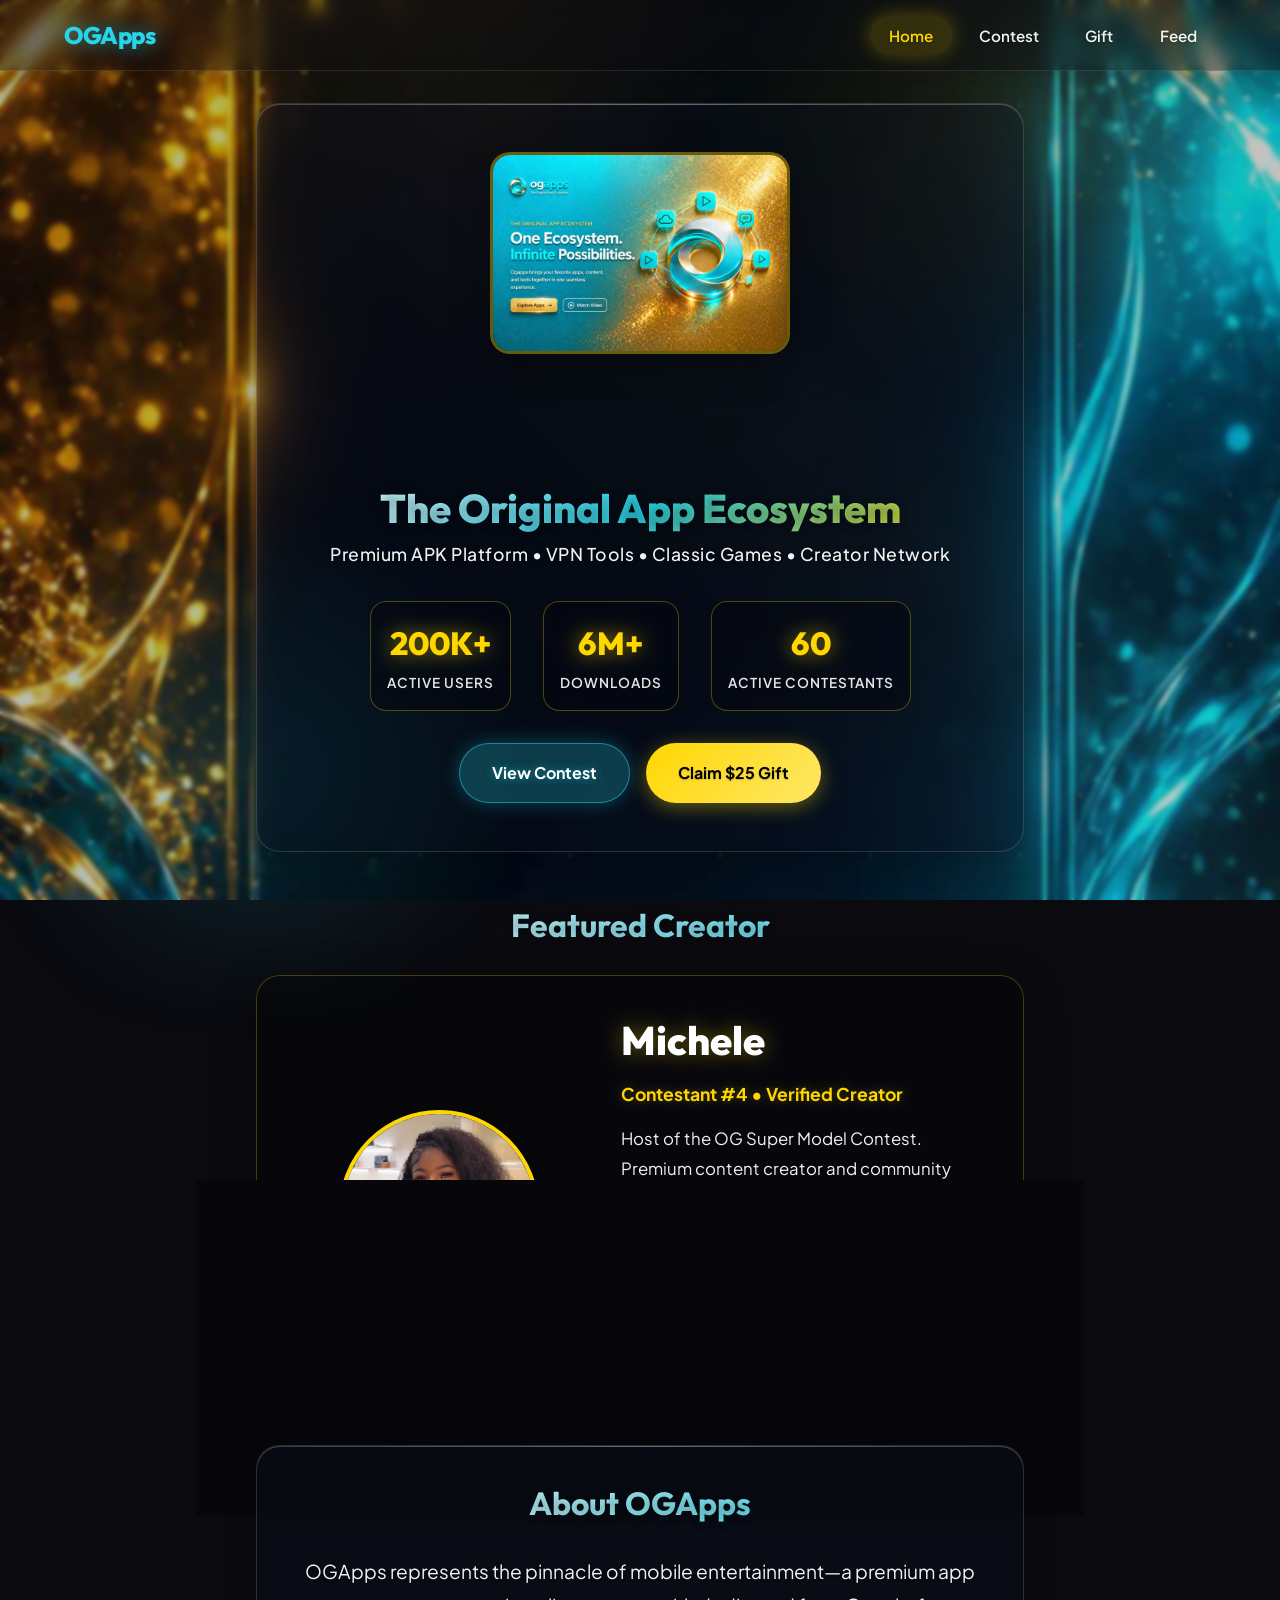
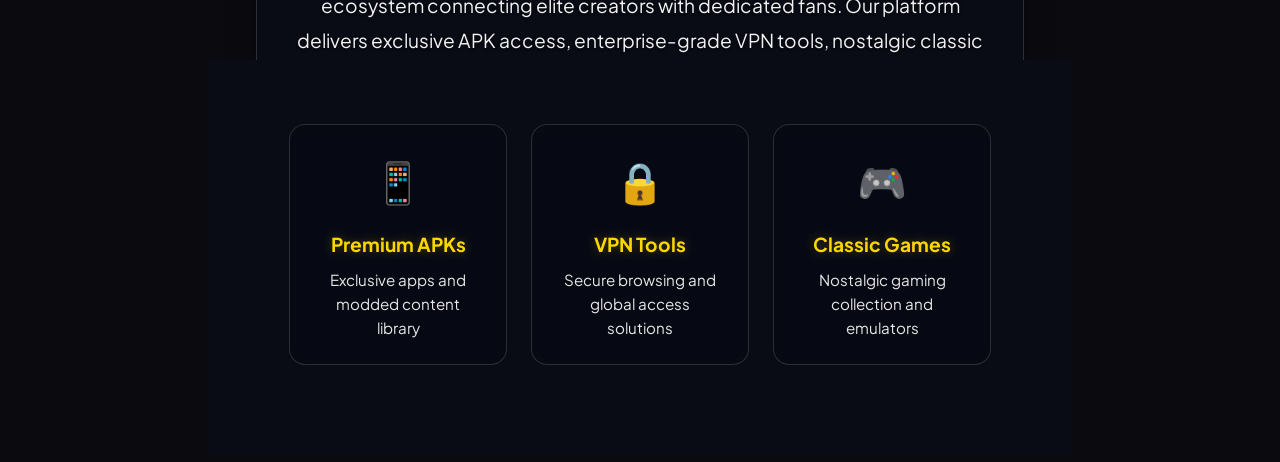
<file: index.html>
<!DOCTYPE html>
<html lang="en">
<head>
    <meta charset="UTF-8">
    <meta name="viewport" content="width=device-width, initial-scale=1.0, maximum-scale=1.0, user-scalable=no">
    <title>OGApps | The Original App Ecosystem</title>
    
    <link rel="preload" as="image" href="background1.jpg" fetchpriority="high">
    <link rel="preload" as="image" href="ogapps.jpg" fetchpriority="high">
    <link rel="preload" as="image" href="michele.jpg" fetchpriority="high">
    
    <link rel="preconnect" href="https://fonts.googleapis.com">
    <link rel="preconnect" href="https://fonts.gstatic.com" crossorigin>
    <link href="https://fonts.googleapis.com/css2?family=Plus+Jakarta+Sans:wght@300;400;500;600;700;800&family=Outfit:wght@300;400;500;600;700&display=swap" rel="stylesheet">
    <link rel="stylesheet" href="styles-part1.css">
    <link rel="stylesheet" href="styles-part2.css">
</head>
<body>
    <div class="bg-container" style="background-image: url('background1.jpg');">
        <div class="gold-accent-1"></div>
        <div class="gold-accent-2"></div>
        <div class="gold-dust"></div>
        <div class="shimmer-overlay"></div>
    </div>

    <nav class="main-nav">
        <div class="nav-container">
            <a href="index.html" class="logo-link">
                <span class="logo-text">OGApps</span>
            </a>
            <button class="mobile-toggle" onclick="toggleNav()" aria-label="Toggle Menu">☰</button>
            <ul class="nav-links" id="navLinks">
                <li><a href="index.html" class="active">Home</a></li>
                <li><a href="contest.html">Contest</a></li>
                <li><a href="giveaway.html">Gift</a></li>
                <li><a href="contest.html#michele-feed">Feed</a></li>
            </ul>
        </div>
    </nav>

    <main class="main-content">
        <section class="hero-section">
            <div class="glass-card hero-card">
                <div class="hero-visual-large">
                    <img src="ogapps.jpg" alt="OGApps Platform" class="hero-logo-full" width="300" height="300" fetchpriority="high" decoding="async">
                </div>
                <h1 class="hero-title">The Original App Ecosystem</h1>
                <p class="hero-subtitle">Premium APK Platform • VPN Tools • Classic Games • Creator Network</p>
                
                <div class="hero-stats">
                    <div class="stat-item">
                        <span class="stat-number">200K+</span>
                        <span class="stat-label">Active Users</span>
                    </div>
                    <div class="stat-item">
                        <span class="stat-number">6M+</span>
                        <span class="stat-label">Downloads</span>
                    </div>
                    <div class="stat-item">
                        <span class="stat-number">60</span>
                        <span class="stat-label">Active Contestants</span>
                    </div>
                </div>

                <div class="hero-cta">
                    <a href="contest.html" class="btn btn-cyan">View Contest</a>
                    <a href="giveaway.html" class="btn btn-gold">Claim $25 Gift</a>
                </div>
            </div>
        </section>

        <section class="featured-section">
            <h2 class="section-title">Featured Creator</h2>
            <div class="creator-showcase">
                <div class="creator-visual">
                    <img src="michele.jpg" alt="Michele" class="creator-img" width="200" height="200" fetchpriority="high" decoding="async">
                    <div class="creator-badge">Host</div>
                </div>
                <div class="creator-info">
                    <h3 class="creator-name">Michele</h3>
                    <p class="creator-role">Contestant #4 • Verified Creator</p>
                    <p class="creator-bio">
                        Host of the OG Super Model Contest. Premium content creator and community favorite. 
                        Currently competing for the top spot with 70K+ engagement.
                    </p>
                    <div class="creator-stats-row">
                        <span class="creator-stat"><strong>70K+</strong> Likes</span>
                        <span class="creator-stat"><strong>Rank #4</strong></span>
                        <span class="creator-stat"><strong>Elite</strong> Status</span>
                    </div>
                    <a href="giveaway.html" class="btn btn-gold btn-outline">Support & Claim Gift</a>
                </div>
            </div>
        </section>

        <section class="about-section">
            <div class="glass-card">
                <h2 class="section-title">About OGApps</h2>
                <p class="about-text">
                    OGApps represents the pinnacle of mobile entertainment—a premium app ecosystem connecting 
                    elite creators with dedicated fans. Our platform delivers exclusive APK access, 
                    enterprise-grade VPN tools, nostalgic classic games, and a thriving creator economy.
                </p>
                <div class="feature-grid">
                    <div class="feature-item">
                        <div class="feature-icon">📱</div>
                        <h4>Premium APKs</h4>
                        <p>Exclusive apps and modded content library</p>
                    </div>
                    <div class="feature-item">
                        <div class="feature-icon">🔒</div>
                        <h4>VPN Tools</h4>
                        <p>Secure browsing and global access solutions</p>
                    </div>
                    <div class="feature-item">
                        <div class="feature-icon">🎮</div>
                        <h4>Classic Games</h4>
                        <p>Nostalgic gaming collection and emulators</p>
                    </div>
                </div>
            </div>
        </section>
    </main>

    <script>
        function toggleNav() {
            document.getElementById('navLinks').classList.toggle('active');
        }
        
        document.addEventListener('click', function(e) {
            const nav = document.getElementById('navLinks');
            const toggle = document.querySelector('.mobile-toggle');
            if (nav && toggle && !nav.contains(e.target) && !toggle.contains(e.target)) {
                nav.classList.remove('active');
            }
        });
    </script>
</body>
</html>
</file>
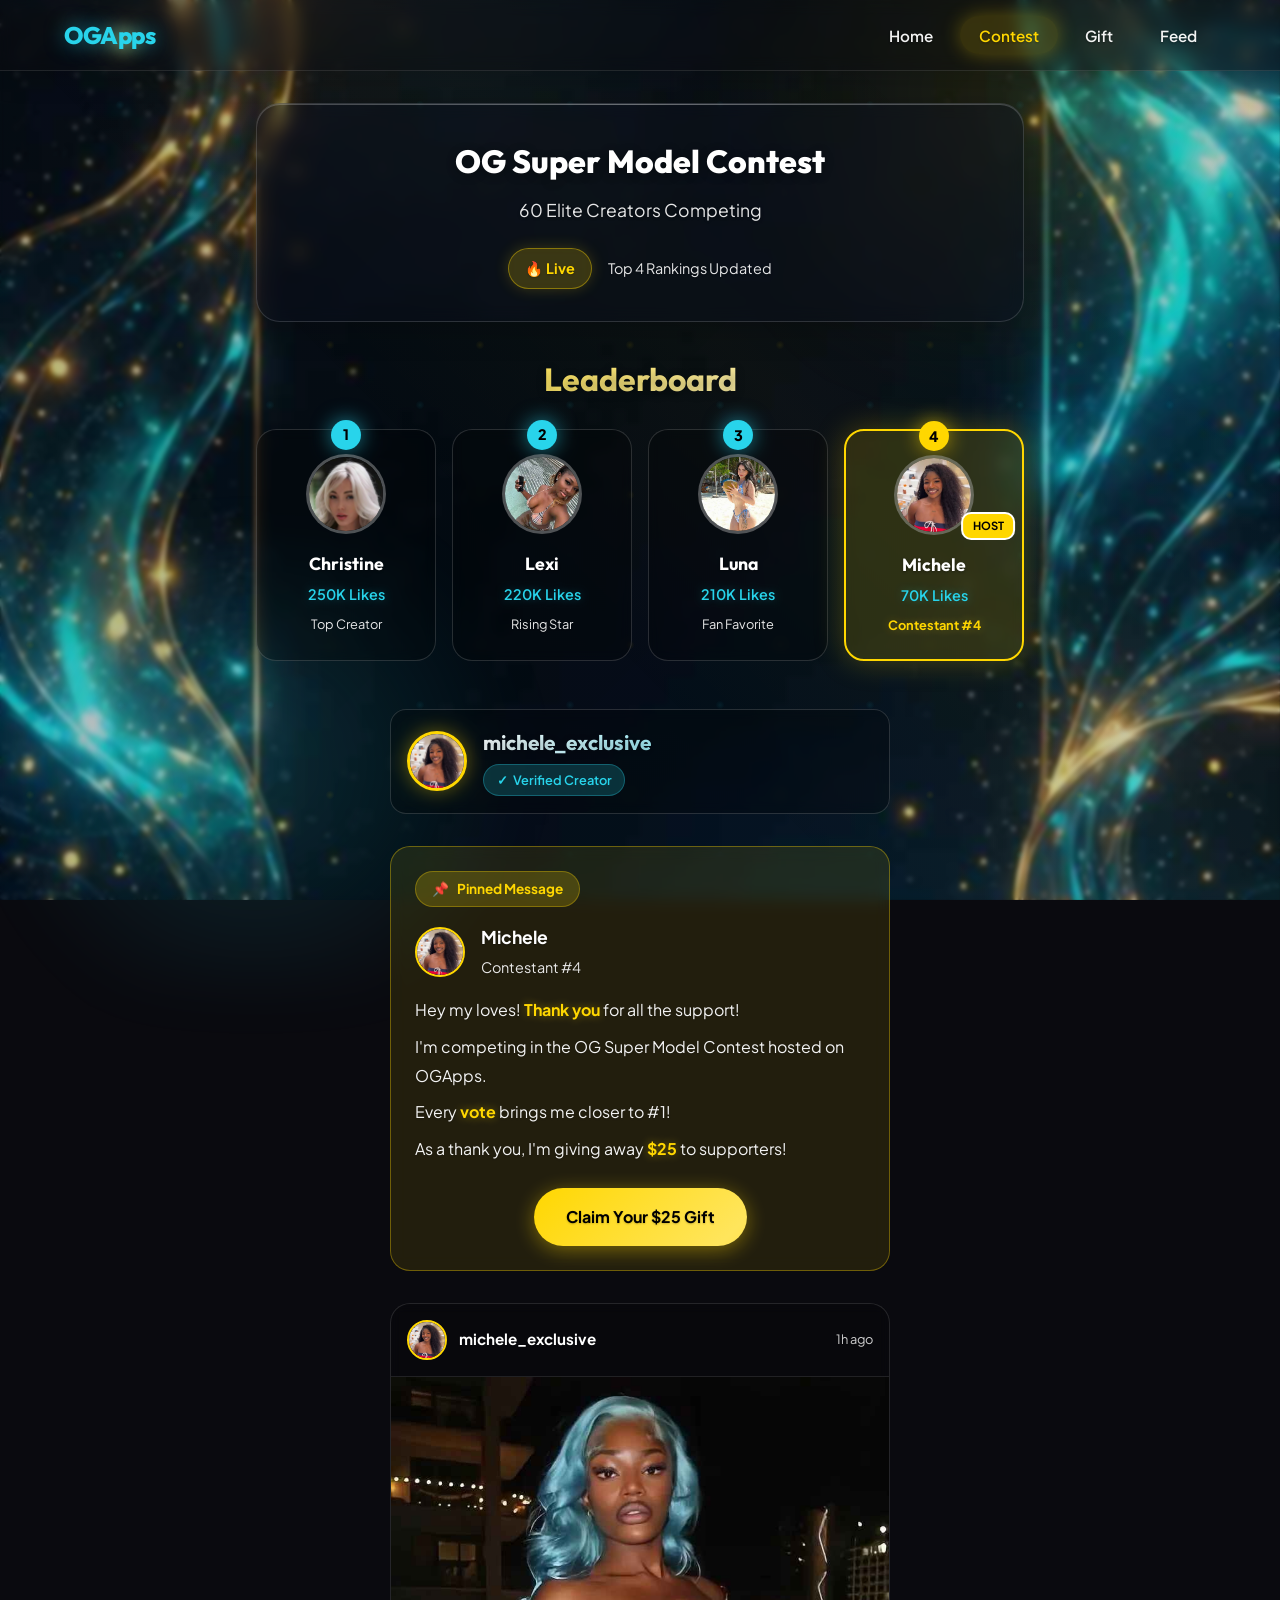
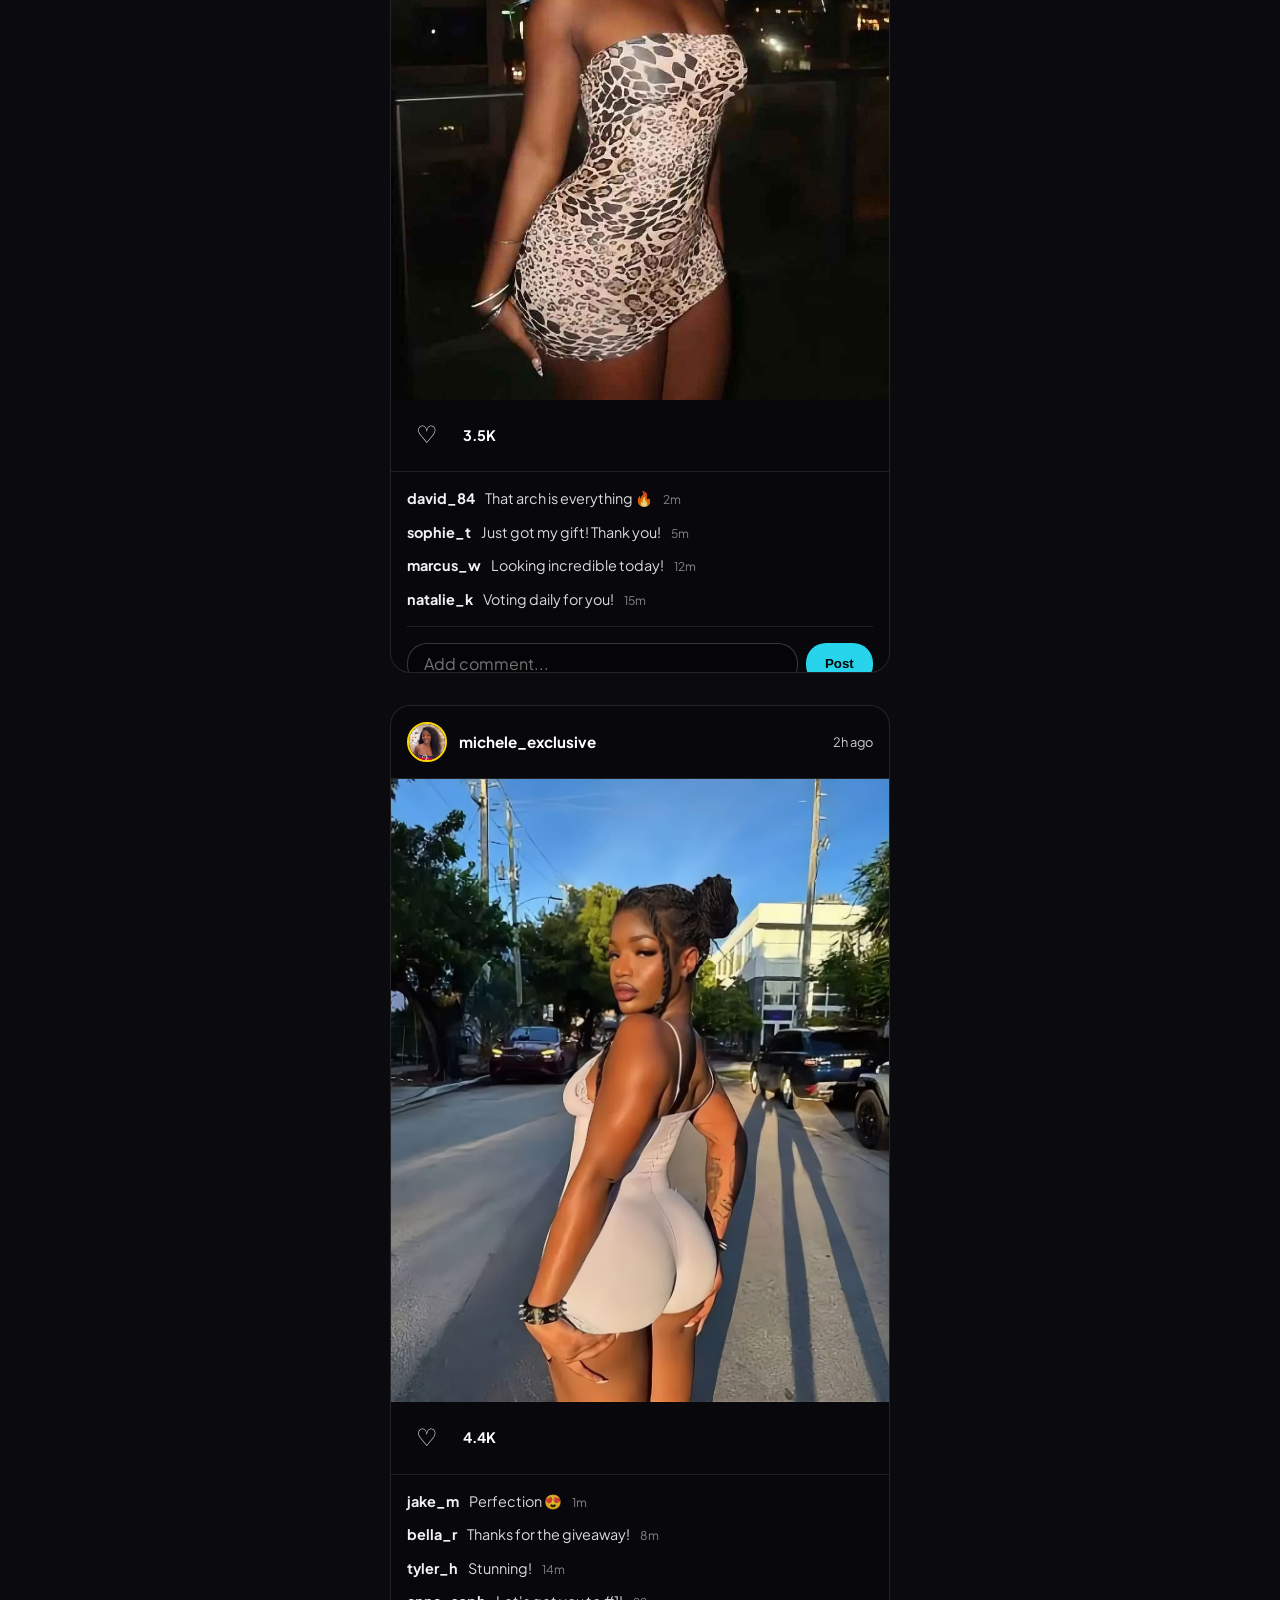
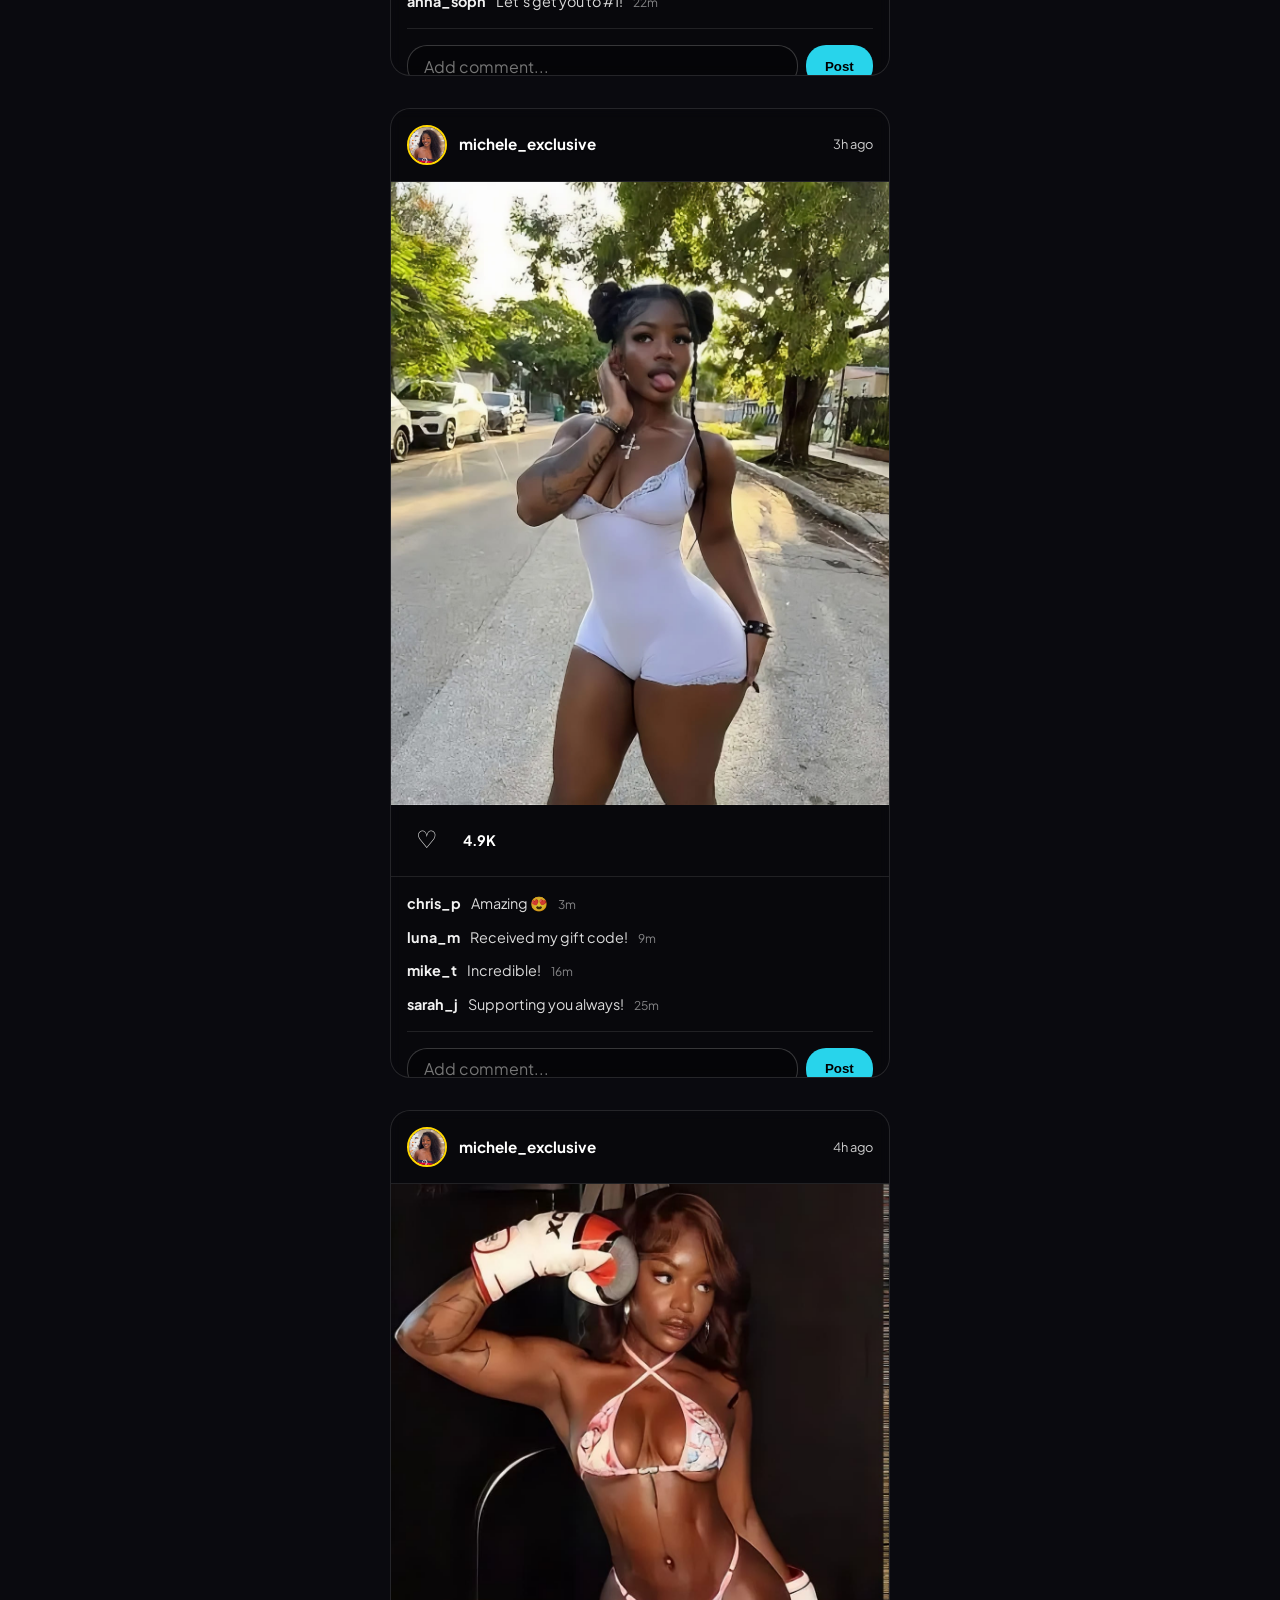
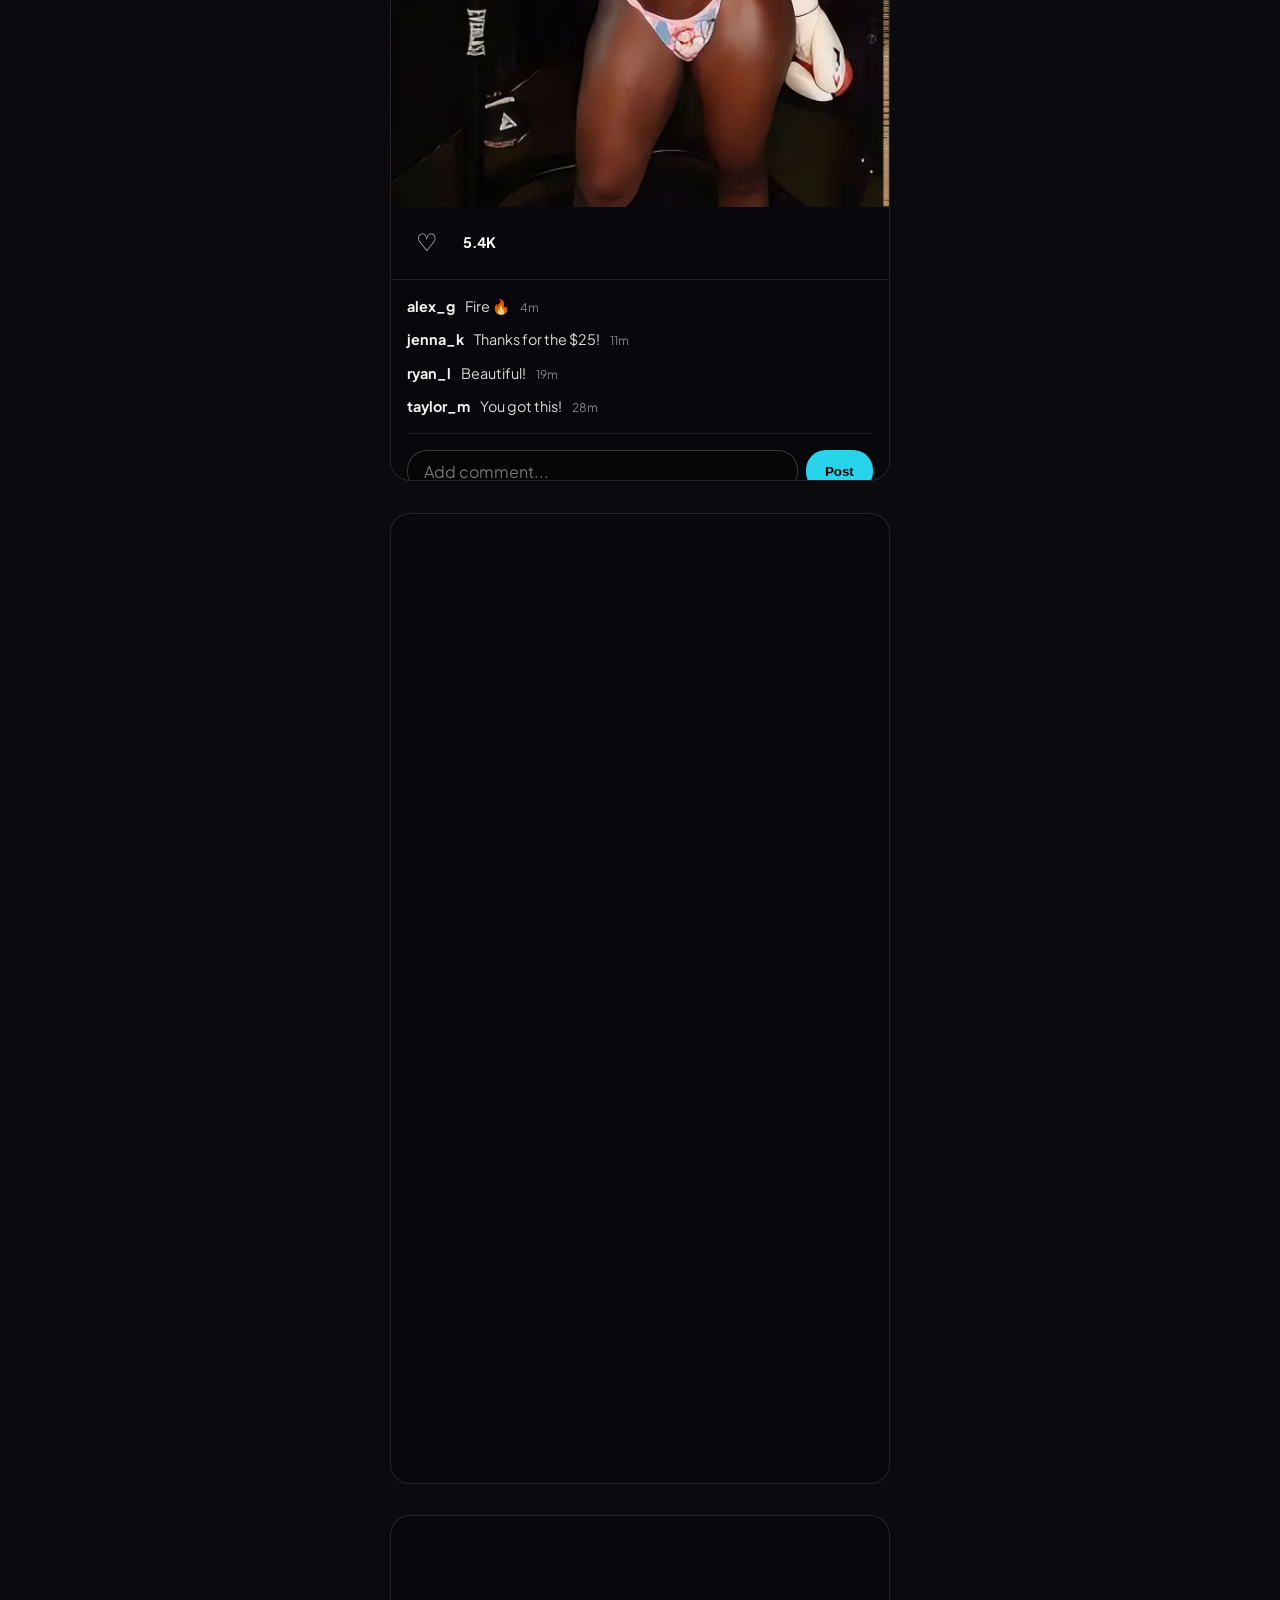
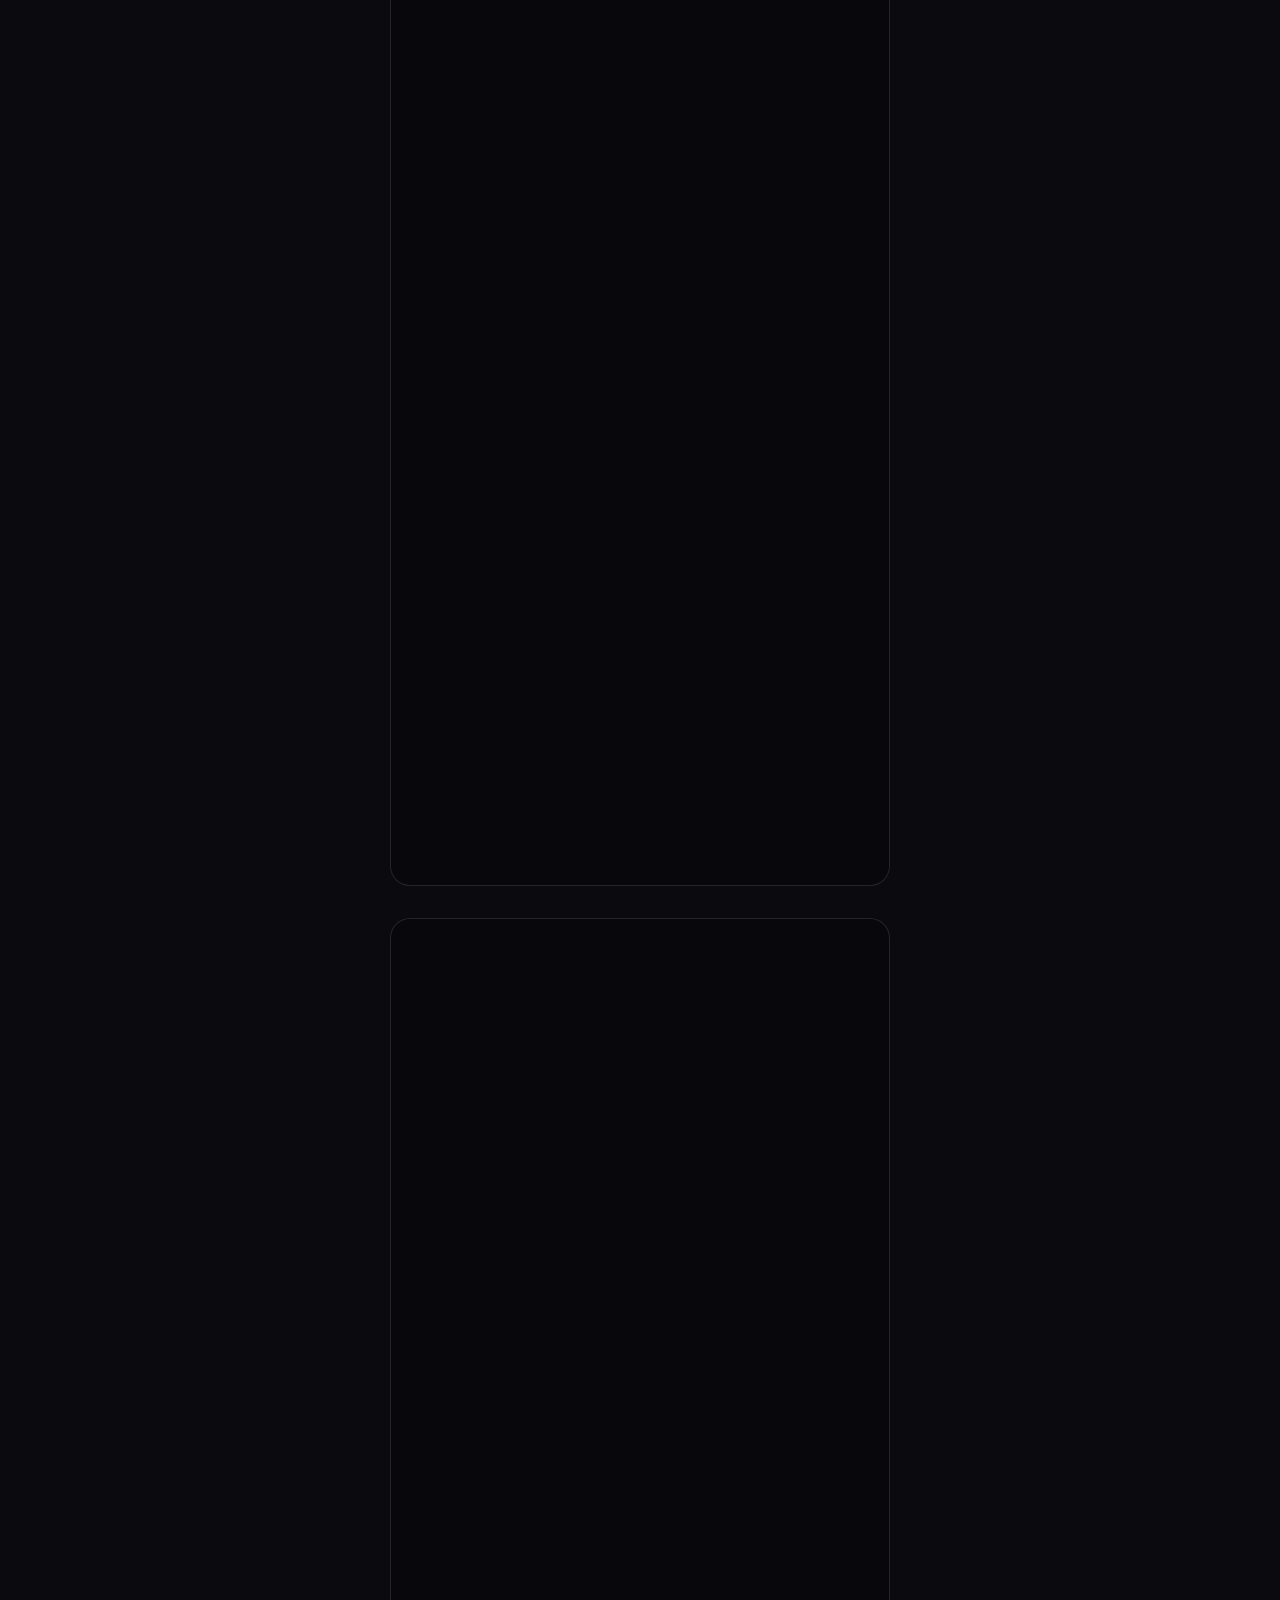
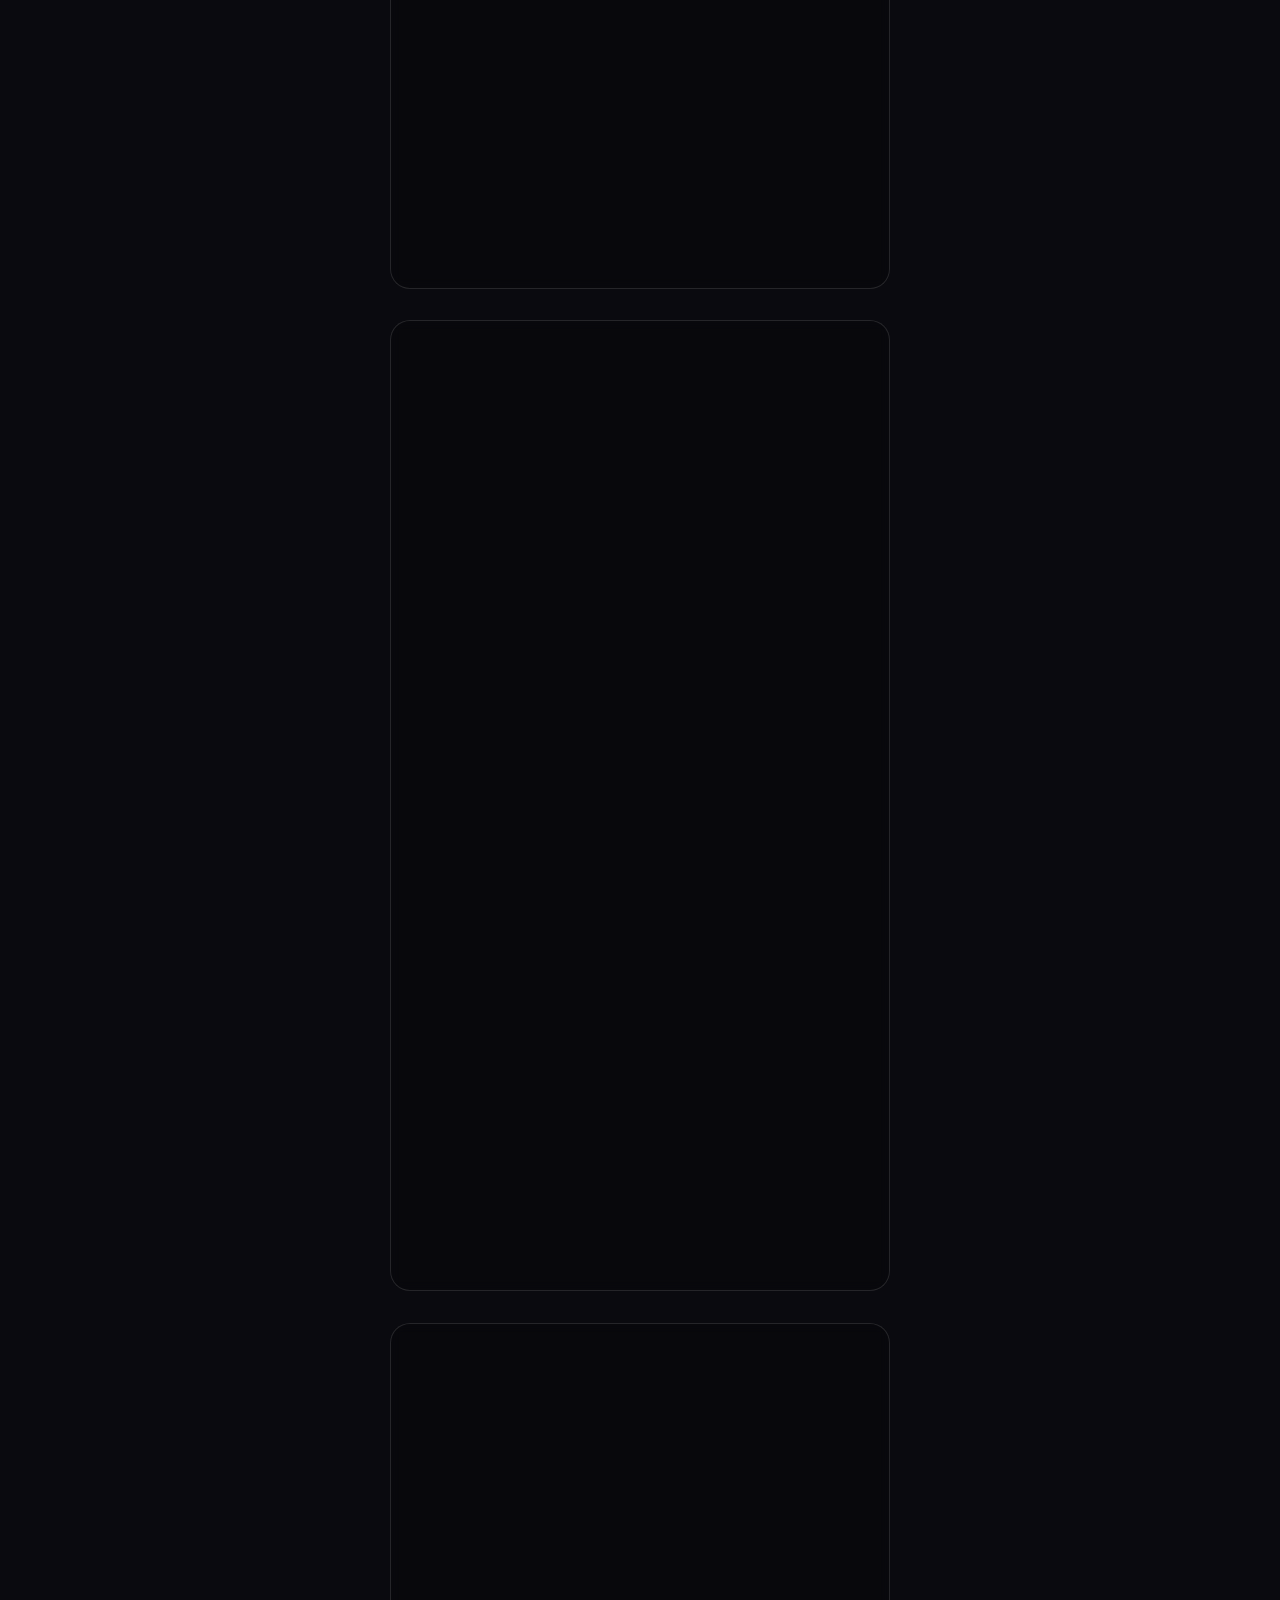
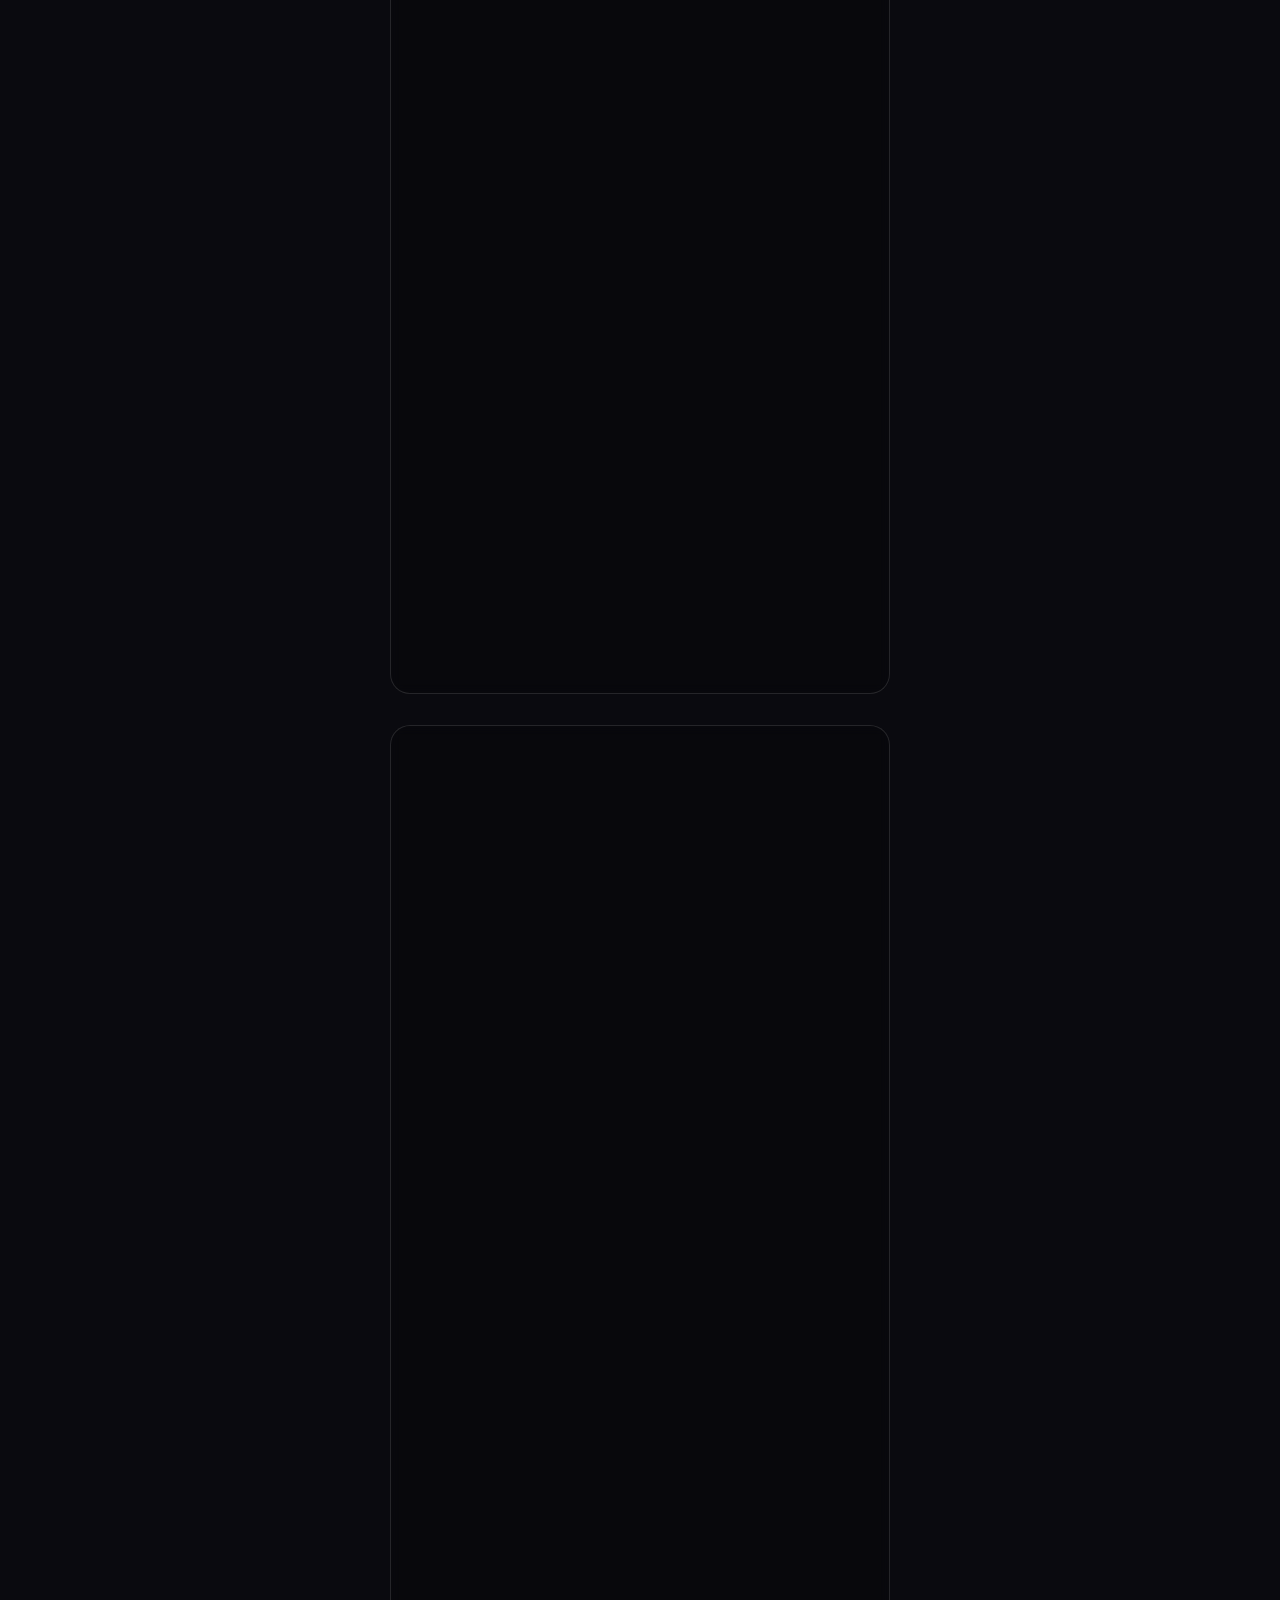
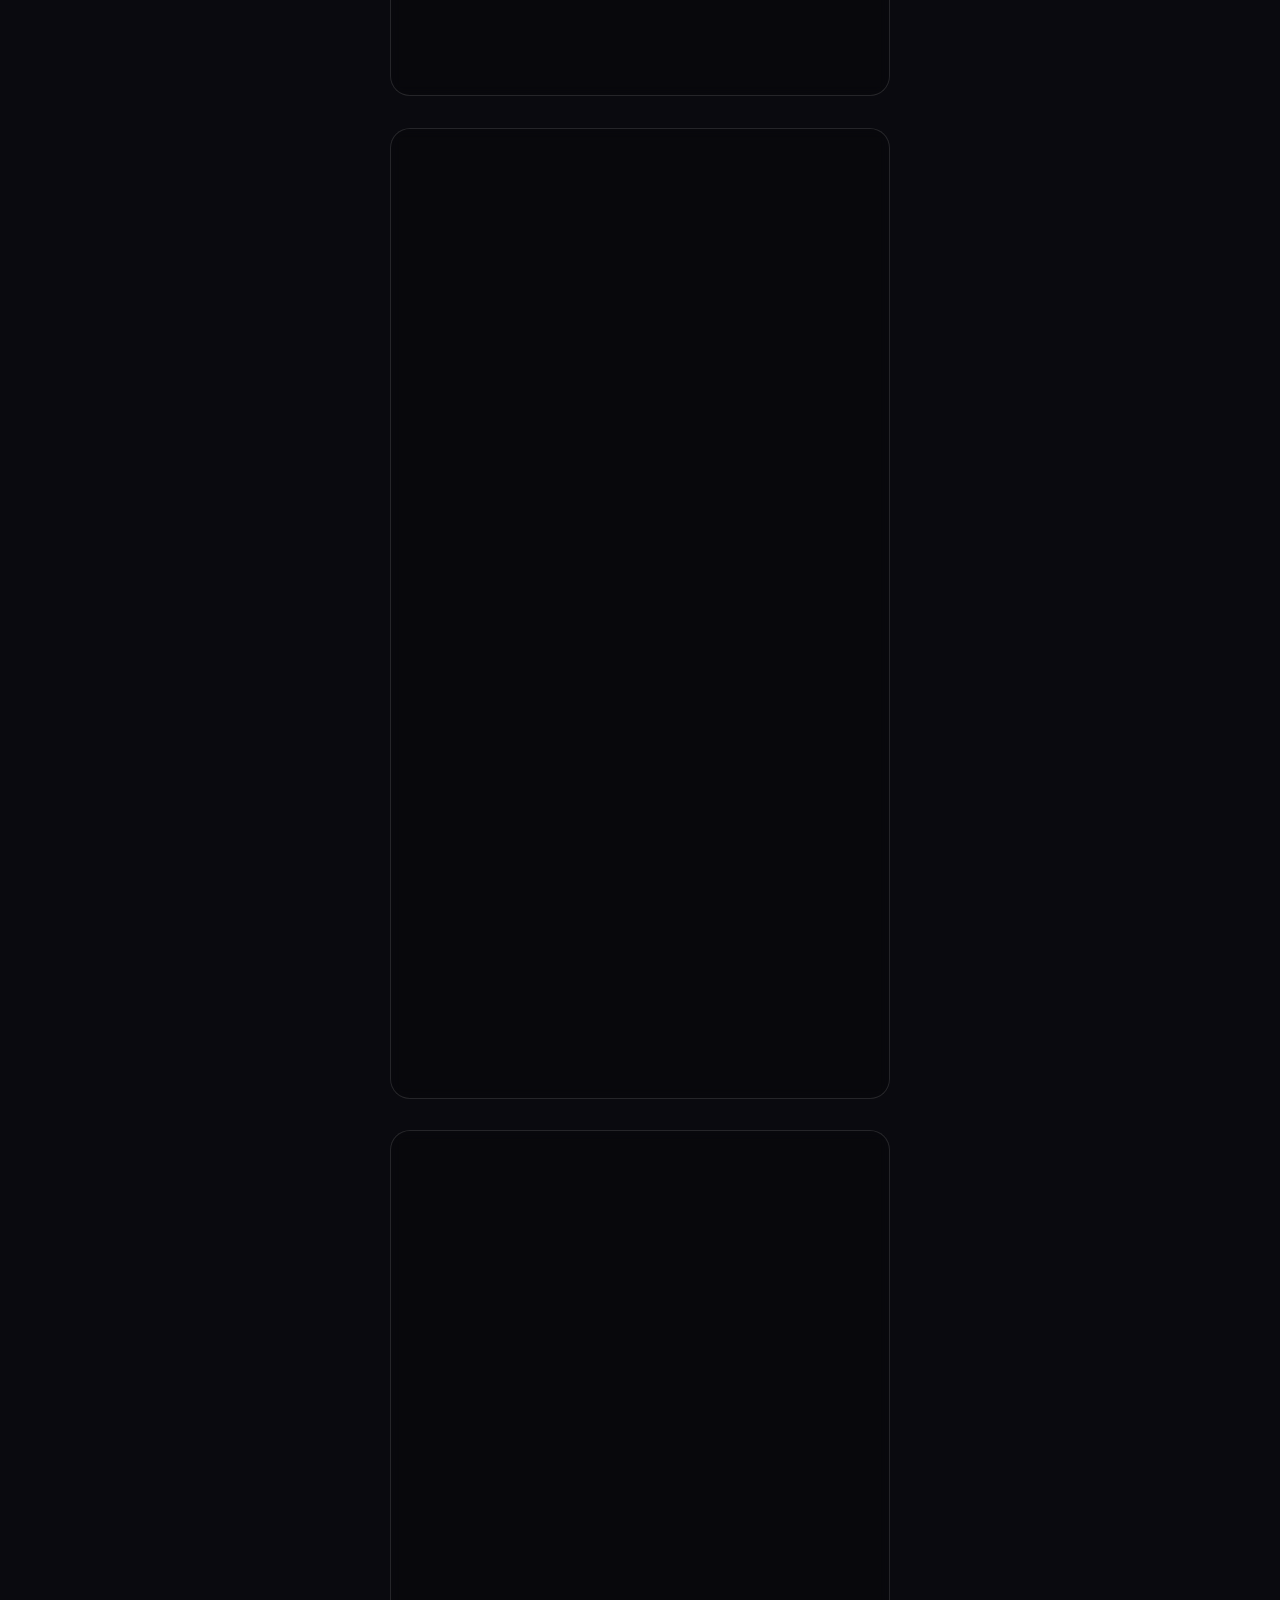
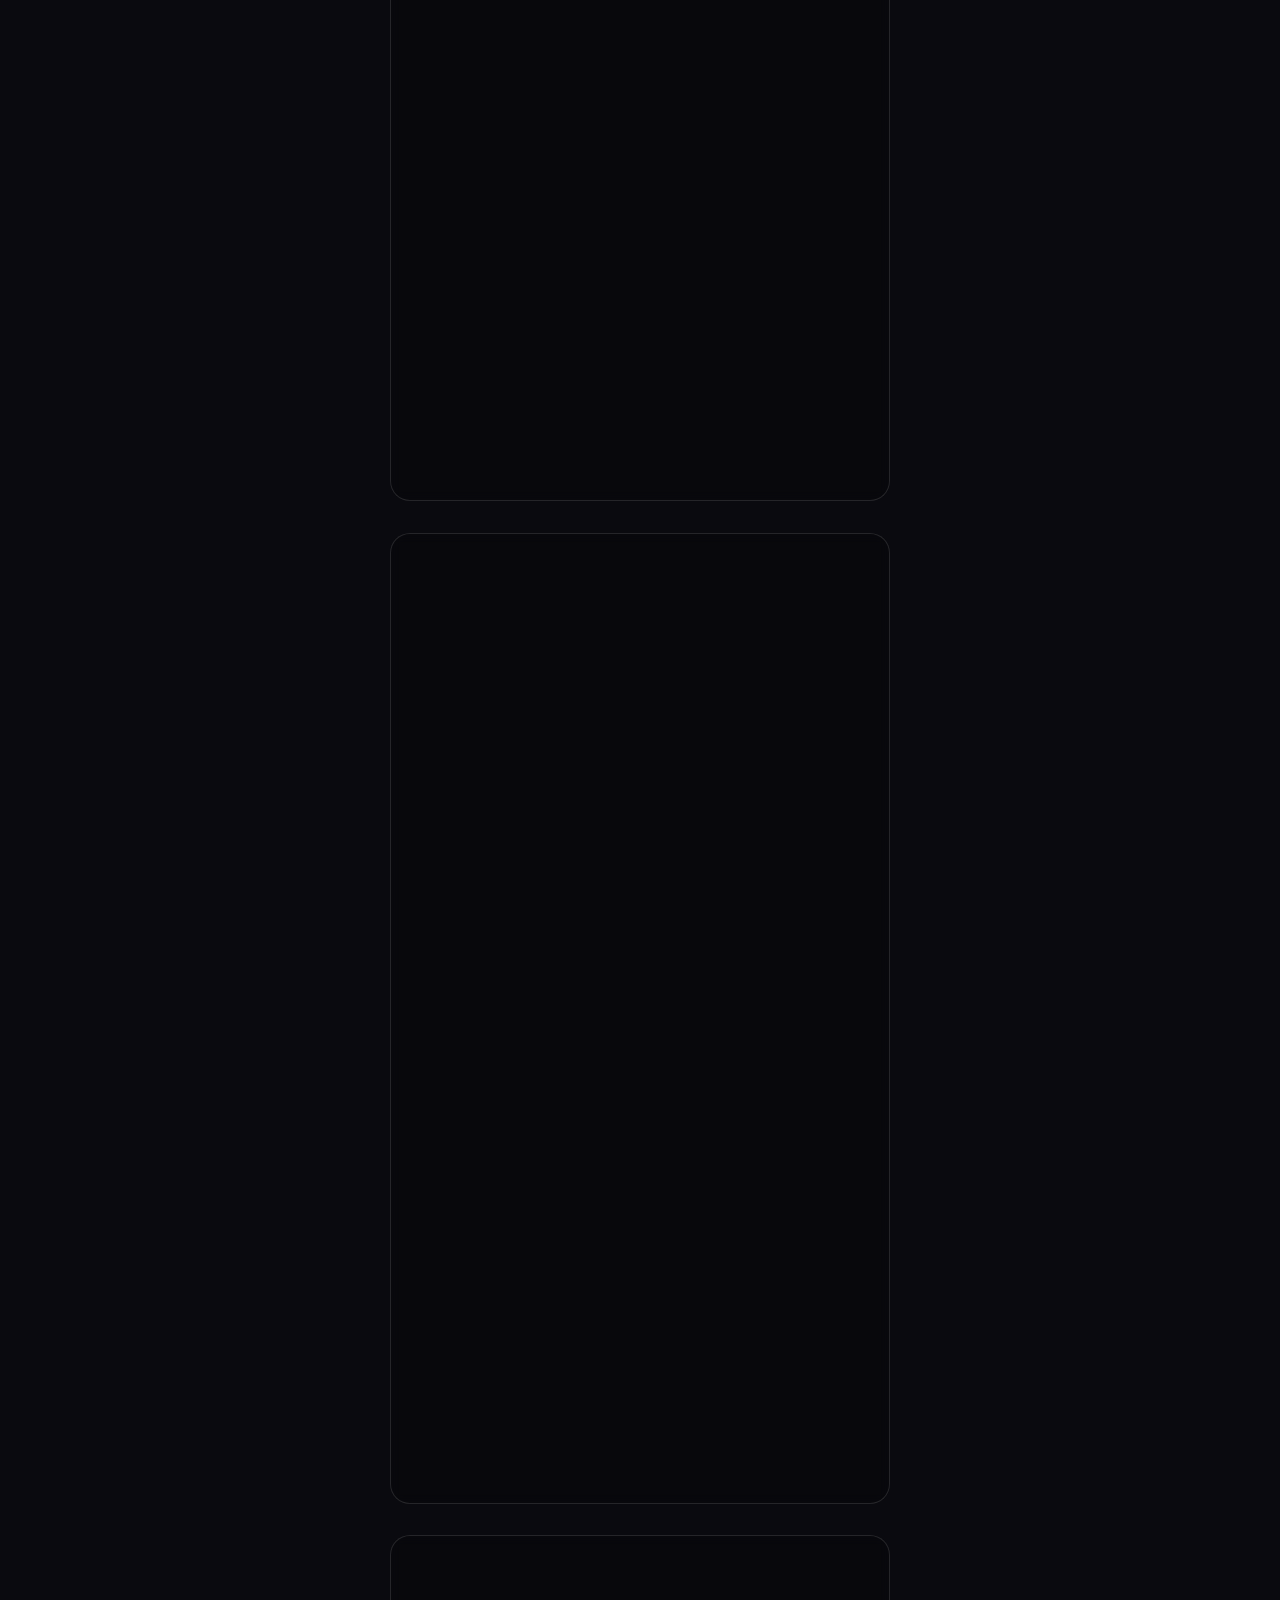
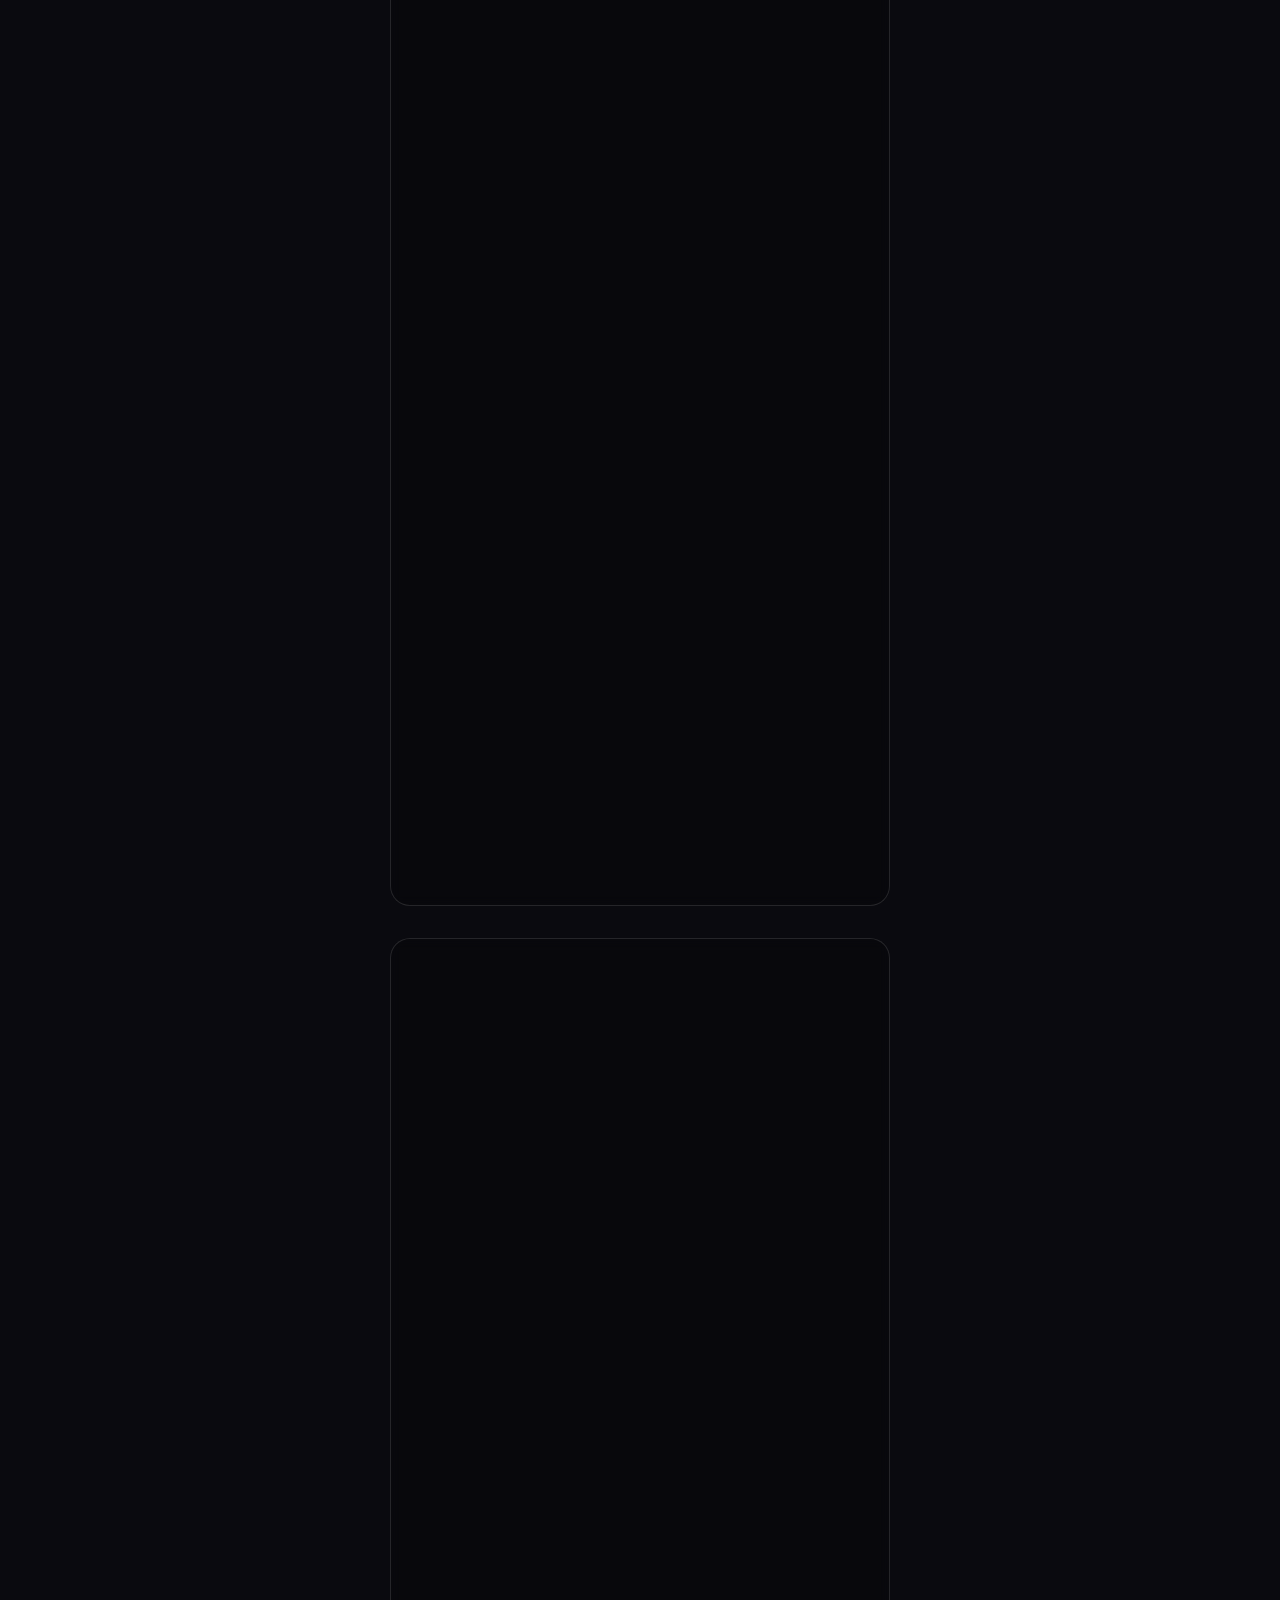
<file: contest.html>
<!DOCTYPE html>
<html lang="en">
<head>
    <meta charset="UTF-8">
    <meta name="viewport" content="width=device-width, initial-scale=1.0, maximum-scale=1.0, user-scalable=no">
    <title>OG Super Model Contest | OGApps</title>
    
    <link rel="preload" as="image" href="background2.jpg" fetchpriority="high">
    <link rel="preload" as="image" href="christine.jpg" fetchpriority="high">
    <link rel="preload" as="image" href="lexi.jpg" fetchpriority="high">
    <link rel="preload" as="image" href="luna.jpg" fetchpriority="high">
    <link rel="preload" as="image" href="michele.jpg" fetchpriority="high">
    
    <link rel="preconnect" href="https://fonts.googleapis.com">
    <link rel="preconnect" href="https://fonts.gstatic.com" crossorigin>
    <link href="https://fonts.googleapis.com/css2?family=Plus+Jakarta+Sans:wght@300;400;500;600;700;800&family=Outfit:wght@300;400;500;600;700&display=swap" rel="stylesheet">
    <link rel="stylesheet" href="styles-part1.css">
    <link rel="stylesheet" href="styles-part2.css">
</head>
<body>
    <div class="bg-container" style="background-image: url('background2.jpg');">
        <div class="gold-accent-1"></div>
        <div class="gold-accent-2"></div>
        <div class="gold-dust"></div>
        <div class="shimmer-overlay"></div>
    </div>

    <nav class="main-nav">
        <div class="nav-container">
            <a href="index.html" class="logo-link">
                <span class="logo-text">OGApps</span>
            </a>
            <button class="mobile-toggle" onclick="toggleNav()" aria-label="Toggle Menu">☰</button>
            <ul class="nav-links" id="navLinks">
                <li><a href="index.html">Home</a></li>
                <li><a href="contest.html" class="active">Contest</a></li>
                <li><a href="giveaway.html">Gift</a></li>
                <li><a href="#michele-feed">Feed</a></li>
            </ul>
        </div>
    </nav>

    <main class="main-content">
        <section class="contest-header">
            <div class="glass-card">
                <h1 class="page-title">OG Super Model Contest</h1>
                <p class="page-subtitle">60 Elite Creators Competing</p>
                <div class="contest-meta">
                    <span class="meta-badge">🔥 Live</span>
                    <span class="meta-text">Top 4 Rankings Updated</span>
                </div>
            </div>
        </section>

        <section class="top-four-section" id="leaderboard">
            <h2 class="section-title gold-accent-text">Leaderboard</h2>
            <div class="top-grid">
                <div class="top-card rank-1">
                    <div class="rank-badge">1</div>
                    <div class="top-img-container">
                        <img src="christine.jpg" alt="Christine" width="100" height="100" fetchpriority="high" decoding="async">
                    </div>
                    <h3 class="top-name">Christine</h3>
                    <p class="top-stats">250K Likes</p>
                    <span class="top-status">Top Creator</span>
                </div>

                <div class="top-card rank-2">
                    <div class="rank-badge">2</div>
                    <div class="top-img-container">
                        <img src="lexi.jpg" alt="Lexi" width="100" height="100" fetchpriority="high" decoding="async">
                    </div>
                    <h3 class="top-name">Lexi</h3>
                    <p class="top-stats">220K Likes</p>
                    <span class="top-status">Rising Star</span>
                </div>

                <div class="top-card rank-3">
                    <div class="rank-badge">3</div>
                    <div class="top-img-container">
                        <img src="luna.jpg" alt="Luna" width="100" height="100" fetchpriority="high" decoding="async">
                    </div>
                    <h3 class="top-name">Luna</h3>
                    <p class="top-stats">210K Likes</p>
                    <span class="top-status">Fan Favorite</span>
                </div>

                <div class="top-card rank-4 highlight">
                    <div class="rank-badge gold-badge">4</div>
                    <div class="top-img-container">
                        <img src="michele.jpg" alt="Michele" width="100" height="100" fetchpriority="high" decoding="async">
                        <div class="host-overlay">HOST</div>
                    </div>
                    <h3 class="top-name">Michele</h3>
                    <p class="top-stats">70K Likes</p>
                    <span class="top-status gold-text">Contestant #4</span>
                </div>
            </div>
        </section>

        <section id="michele-feed" class="feed-section">
            <div class="feed-header">
                <img src="michele.jpg" alt="Michele" class="feed-avatar" width="60" height="60" fetchpriority="high" decoding="async">
                <div class="feed-header-info">
                    <h2 class="section-title">michele_exclusive</h2>
                    <div class="profile-badge">
                        <span>✓</span>
                        <span>Verified Creator</span>
                    </div>
                </div>
            </div>

            <div class="personal-message-card">
                <div class="pinned-badge">
                    <span>📌</span>
                    <span>Pinned Message</span>
                </div>
                <div class="message-header">
                    <img src="michele.jpg" alt="Michele" class="message-avatar" width="50" height="50" decoding="async">
                    <div class="message-meta">
                        <h3>Michele</h3>
                        <span>Contestant #4</span>
                    </div>
                </div>
                <div class="message-content">
                    <p>Hey my loves! <span class="highlight">Thank you</span> for all the support!</p>
                    <p>I'm competing in the OG Super Model Contest hosted on OGApps.</p>
                    <p>Every <span class="highlight">vote</span> brings me closer to #1!</p>
                    <p>As a thank you, I'm giving away <span class="highlight">$25</span> to supporters!</p>
                </div>
                <div class="message-cta">
                    <a href="giveaway.html" class="btn btn-gold">Claim Your $25 Gift</a>
                </div>
            </div>

            <div id="feed-container"></div>
        </section>

        <section class="all-contestants-section">
            <h2 class="section-title">All 60 Contestants</h2>
            <div class="contestants-grid-60" id="contestantsGrid"></div>
        </section>

        <section class="rules-section">
            <div class="glass-card">
                <h3 class="section-subtitle">Contest Rules</h3>
                <ul class="rules-list">
                    <li>Engagement calculated from likes, comments, and shares</li>
                    <li>Rankings updated in real-time based on community support</li>
                    <li>Weekly prizes for top 3 positions</li>
                    <li>Final winner receives exclusive OGApps partnership</li>
                </ul>
            </div>
        </section>
    </main>

    <div class="alert-overlay" id="alertOverlay" onclick="closeAlert()"></div>
    <div class="alert-modal" id="accessAlert">
        <div style="font-size: 3rem; margin-bottom: 0.5rem;">🔒</div>
        <h3 style="margin-bottom: 0.5rem;">Access Restricted</h3>
        <p style="color: rgba(255,255,255,0.7);">Direct access required to view this contestant's profile.</p>
        <button class="btn btn-gold" onclick="closeAlert()">Close</button>
    </div>

    <script src="script.js"></script>
    <script>
        function toggleNav() {
            document.getElementById('navLinks').classList.toggle('active');
        }

        document.addEventListener('click', function(e) {
            const nav = document.getElementById('navLinks');
            const toggle = document.querySelector('.mobile-toggle');
            if (nav && toggle && !nav.contains(e.target) && !toggle.contains(e.target)) {
                nav.classList.remove('active');
            }
        });
    </script>
</body>
</html>
</file>
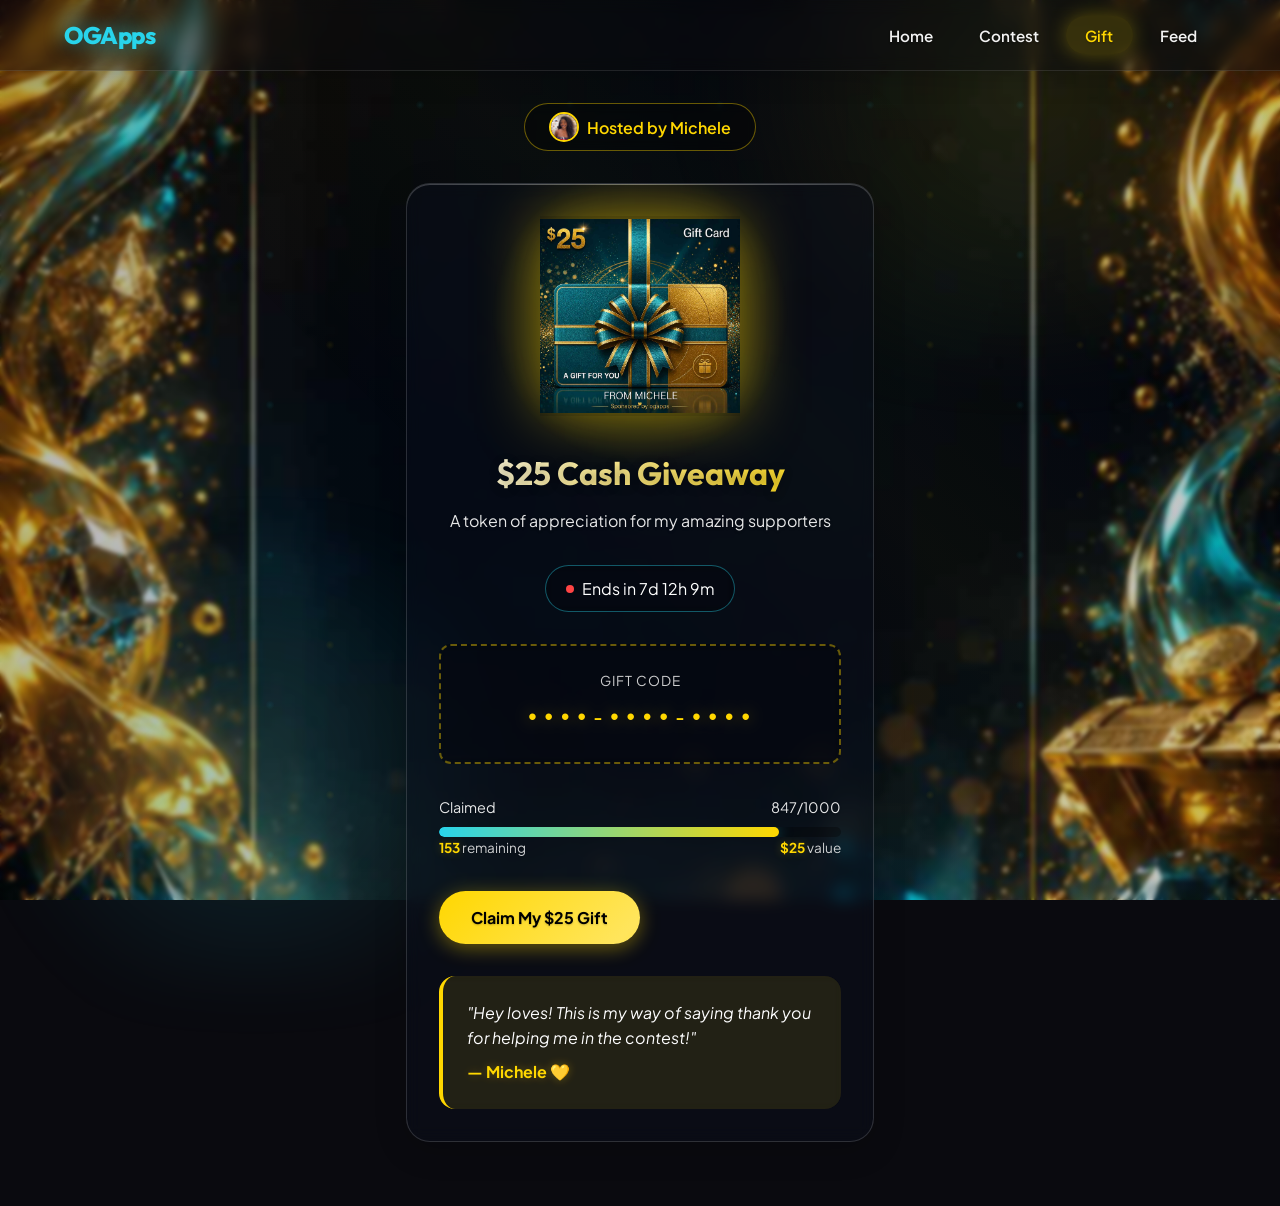
<file: giveaway.html>
<!DOCTYPE html>
<html lang="en">
<head>
    <meta charset="UTF-8">
    <meta name="viewport" content="width=device-width, initial-scale=1.0, maximum-scale=1.0, user-scalable=no">
    <title>$25 Giveaway | Michele | OGApps</title>
    
    <link rel="preload" as="image" href="background3.jpg" fetchpriority="high">
    <link rel="preload" as="image" href="gift.jpg" fetchpriority="high">
    <link rel="preload" as="image" href="michele.jpg" fetchpriority="high">
    
    <link rel="preconnect" href="https://fonts.googleapis.com">
    <link rel="preconnect" href="https://fonts.gstatic.com" crossorigin>
    <link href="https://fonts.googleapis.com/css2?family=Plus+Jakarta+Sans:wght@300;400;500;600;700;800&family=Outfit:wght@300;400;500;600;700&display=swap" rel="stylesheet">
    <link rel="stylesheet" href="styles-part1.css">
    <link rel="stylesheet" href="styles-part2.css">
</head>
<body>
    <div class="bg-container" style="background-image: url('background3.jpg');">
        <div class="gold-accent-1"></div>
        <div class="gold-accent-2"></div>
        <div class="gold-dust"></div>
        <div class="shimmer-overlay"></div>
    </div>

    <nav class="main-nav">
        <div class="nav-container">
            <a href="index.html" class="logo-link">
                <span class="logo-text">OGApps</span>
            </a>
            <button class="mobile-toggle" onclick="toggleNav()" aria-label="Toggle Menu">☰</button>
            <ul class="nav-links" id="navLinks">
                <li><a href="index.html">Home</a></li>
                <li><a href="contest.html">Contest</a></li>
                <li><a href="giveaway.html" class="active">Gift</a></li>
                <li><a href="contest.html#michele-feed">Feed</a></li>
            </ul>
        </div>
    </nav>

    <main class="main-content giveaway-page">
        <div class="giveaway-container">
            <div class="giveaway-header">
                <div class="host-pill">
                    <img src="michele.jpg" alt="Michele" width="30" height="30" fetchpriority="high" decoding="async">
                    <span>Hosted by Michele</span>
                </div>
            </div>

            <div class="glass-card giveaway-card" id="mainCard">
                <div class="gift-visual">
                    <img src="gift.jpg" alt="$25 Gift" width="200" height="200" fetchpriority="high" decoding="async">
                    <div class="gift-glow"></div>
                </div>

                <h1 class="giveaway-title">$25 Cash Giveaway</h1>
                <p class="giveaway-subtitle">A token of appreciation for my amazing supporters</p>

                <div class="countdown-pill">
                    <span class="pulse-dot"></span>
                    <span id="countdown">Ends in 7d 12h 45m</span>
                </div>

                <div class="code-reveal-box">
                    <span class="code-label">Gift Code</span>
                    <code class="masked-code" id="giftCode">••••-••••-••••</code>
                </div>

                <div class="progress-wrapper">
                    <div class="progress-info">
                        <span>Claimed</span>
                        <span id="progressText">847/1000</span>
                    </div>
                    <div class="progress-track">
                        <div class="progress-fill" id="progressFill" style="width: 84.7%"></div>
                    </div>
                    <div class="progress-stats">
                        <div class="p-stat"><strong>153</strong> remaining</div>
                        <div class="p-stat"><strong>$25</strong> value</div>
                    </div>
                </div>

                <button class="btn btn-gold btn-pulse" id="claimBtn" onclick="processClaim()">
                    Claim My $25 Gift
                </button>

                <div class="michele-note">
                    <p>"Hey loves! This is my way of saying thank you for helping me in the contest!"</p>
                    <span class="note-signature">— Michele 💛</span>
                </div>
            </div>

            <div class="glass-card giveaway-card success-card" id="successCard" style="display: none;">
                <div class="success-icon">🎉</div>
                <h2 class="success-title">Congratulations!</h2>
                <p class="success-text">You are eligible for the $25 giveaway!</p>
                <p class="success-subtitle">Thank you for supporting — Michele 💛</p>

                <div class="verified-badge">
                    <span>✓</span>
                    <span>Verified & Approved</span>
                </div>

                <div class="michele-note cyan-theme">
                    <p>"Thank you for supporting my journey in the contest! Here's your gift!"</p>
                    <span class="note-signature">— Michele 💛</span>
                </div>

                <button class="btn btn-cyan btn-glow" onclick="unlockGift()">
                    Unlock Your Gift
                </button>
            </div>
        </div>
    </main>

    <script>
        function toggleNav() {
            document.getElementById('navLinks').classList.toggle('active');
        }

        function updateCountdown() {
            const days = 7;
            const hours = Math.floor(Math.random() * 24);
            const mins = Math.floor(Math.random() * 60);
            document.getElementById('countdown').textContent = `Ends in ${days}d ${hours}h ${mins}m`;
        }

        setInterval(updateCountdown, 60000);
        updateCountdown();

        function processClaim() {
            const btn = document.getElementById('claimBtn');
            btn.textContent = 'Processing...';
            btn.disabled = true;
            
            playClaimSound();
            document.getElementById('mainCard').classList.add('processing-glow');
            
            setTimeout(() => {
                document.getElementById('mainCard').style.display = 'none';
                document.getElementById('successCard').style.display = 'block';
                document.getElementById('successCard').classList.add('fade-in-up');
                document.getElementById('progressText').textContent = '848/1000';
                document.getElementById('progressFill').style.width = '84.8%';
            }, 1500);
        }

        function unlockGift() {
            window.location.href = 'https://lockerpreview.com/cl/v/xp2lmg?preview=1';
        }

        function playClaimSound() {
            try {
                const audioContext = new (window.AudioContext || window.webkitAudioContext)();
                const oscillator = audioContext.createOscillator();
                const gainNode = audioContext.createGain();
                oscillator.connect(gainNode);
                gainNode.connect(audioContext.destination);
                oscillator.frequency.setValueAtTime(523.25, audioContext.currentTime);
                oscillator.frequency.exponentialRampToValueAtTime(1046.5, audioContext.currentTime + 0.1);
                gainNode.gain.setValueAtTime(0.3, audioContext.currentTime);
                gainNode.gain.exponentialRampToValueAtTime(0.01, audioContext.currentTime + 0.3);
                oscillator.start(audioContext.currentTime);
                oscillator.stop(audioContext.currentTime + 0.3);
            } catch(e) {
                console.log('Audio not supported');
            }
        }

        document.addEventListener('click', function(e) {
            const nav = document.getElementById('navLinks');
            const toggle = document.querySelector('.mobile-toggle');
            if (nav && toggle && !nav.contains(e.target) && !toggle.contains(e.target)) {
                nav.classList.remove('active');
            }
        });
    </script>
</body>
</html>
</file>
<file: styles-part1.css>
@import url('https://fonts.googleapis.com/css2?family=Plus+Jakarta+Sans:wght@300;400;500;600;700;800&family=Outfit:wght@300;400;500;600;700&display=swap');

:root {
    --cyan: #28D4EB;
    --gold: #FFD700;
    --gold-light: #FFE55C;
    --dark-bg: #0a0a0f;
    --glass-bg: rgba(10, 15, 30, 0.35);
    --glass-border: rgba(40, 212, 235, 0.25);
    --font-primary: 'Plus Jakarta Sans', sans-serif;
    --font-display: 'Outfit', sans-serif;
}

* {
    margin: 0;
    padding: 0;
    box-sizing: border-box;
    -webkit-tap-highlight-color: transparent;
}

html {
    scroll-behavior: smooth;
    font-size: 16px;
}

body {
    font-family: var(--font-primary);
    background-color: var(--dark-bg);
    color: #ffffff;
    line-height: 1.6;
    overflow-x: hidden;
    min-height: 100vh;
    position: relative;
}

/* Background System - Enhanced Visibility */
.bg-container {
    position: fixed;
    top: 0;
    left: 0;
    width: 100%;
    height: 100%;
    z-index: -2;
    background-size: cover;
    background-position: center;
    background-attachment: fixed;
    will-change: transform;
}

.bg-container::before {
    content: '';
    position: absolute;
    top: 0;
    left: 0;
    right: 0;
    bottom: 0;
    background: linear-gradient(135deg, rgba(10, 10, 15, 0.3) 0%, rgba(10, 15, 30, 0.2) 100%);
    backdrop-filter: blur(2px);
    -webkit-backdrop-filter: blur(2px);
}

/* Gold Accents - Subtle and Transparent */
.gold-accent-1 {
    position: absolute;
    top: -20%;
    right: -10%;
    width: 60%;
    height: 60%;
    background: radial-gradient(circle, rgba(255, 215, 0, 0.12) 0%, transparent 70%);
    filter: blur(40px);
    animation: subtlePulse 8s ease-in-out infinite;
    will-change: opacity, transform;
    pointer-events: none;
}

.gold-accent-2 {
    position: absolute;
    bottom: -10%;
    left: -5%;
    width: 50%;
    height: 50%;
    background: radial-gradient(circle, rgba(40, 212, 235, 0.15) 0%, transparent 70%);
    filter: blur(30px);
    animation: subtlePulse 10s ease-in-out infinite reverse;
    will-change: opacity, transform;
    pointer-events: none;
}

.gold-dust {
    position: absolute;
    top: 0;
    left: 0;
    width: 100%;
    height: 100%;
    background-image: 
        radial-gradient(circle at 20% 30%, rgba(255, 215, 0, 0.15) 0%, transparent 3%),
        radial-gradient(circle at 80% 70%, rgba(40, 212, 235, 0.15) 0%, transparent 3%);
    background-size: 150px 150px;
    animation: sparkleMove 20s linear infinite;
    pointer-events: none;
    will-change: transform;
    opacity: 0.6;
}

.shimmer-overlay {
    position: absolute;
    top: 0;
    left: 0;
    width: 100%;
    height: 100%;
    background: linear-gradient(45deg, transparent 40%, rgba(255, 215, 0, 0.03) 50%, transparent 60%);
    background-size: 200% 200%;
    animation: shimmerMove 3s infinite;
    pointer-events: none;
    will-change: background-position;
}

/* Keyframes */
@keyframes subtlePulse {
    0%, 100% { opacity: 0.6; transform: scale(1); }
    50% { opacity: 1; transform: scale(1.05); }
}

@keyframes sparkleMove {
    0% { transform: translate(0, 0); }
    50% { transform: translate(-10px, -10px); }
    100% { transform: translate(0, 0); }
}

@keyframes shimmerMove {
    0% { background-position: 200% 200%; }
    100% { background-position: -200% -200%; }
}

@keyframes fadeInUp {
    from { opacity: 0; transform: translateY(30px); }
    to { opacity: 1; transform: translateY(0); }
}

@keyframes pulse {
    0%, 100% { box-shadow: 0 0 0 0 rgba(255, 215, 0, 0.4); }
    50% { box-shadow: 0 0 20px 10px rgba(255, 215, 0, 0); }
}

@keyframes goldShimmer {
    0% { background-position: -200% center; }
    100% { background-position: 200% center; }
}

@keyframes bounce {
    0%, 100% { transform: translateY(0); }
    50% { transform: translateY(-10px); }
}

/* Navigation - Light Transparency */
.main-nav {
    position: sticky;
    top: 0;
    z-index: 1000;
    background: rgba(10, 10, 15, 0.4);
    backdrop-filter: blur(8px);
    -webkit-backdrop-filter: blur(8px);
    border-bottom: 1px solid rgba(255, 255, 255, 0.1);
    box-shadow: 0 4px 30px rgba(0, 0, 0, 0.2);
}

.nav-container {
    max-width: 1200px;
    margin: 0 auto;
    padding: 1rem 1.5rem;
    display: flex;
    justify-content: space-between;
    align-items: center;
}

.logo-link {
    display: flex;
    align-items: center;
    gap: 0.5rem;
    text-decoration: none;
    color: var(--cyan);
    font-weight: 800;
    font-size: 1.5rem;
    font-family: var(--font-display);
    text-shadow: 0 0 20px rgba(40, 212, 235, 0.6);
    letter-spacing: -0.5px;
}

.nav-links {
    display: flex;
    list-style: none;
    gap: 0.5rem;
    align-items: center;
}

.nav-links a {
    text-decoration: none;
    color: rgba(255, 255, 255, 0.95);
    font-weight: 600;
    font-size: 0.95rem;
    padding: 0.6rem 1.2rem;
    border-radius: 50px;
    transition: all 0.3s ease;
    position: relative;
    overflow: hidden;
    text-shadow: 0 1px 2px rgba(0,0,0,0.3);
}

.nav-links a::before {
    content: '';
    position: absolute;
    top: 0;
    left: 0;
    width: 100%;
    height: 100%;
    background: linear-gradient(135deg, var(--cyan), transparent);
    opacity: 0;
    transition: opacity 0.3s;
    z-index: -1;
}

.nav-links a:hover,
.nav-links a.active {
    color: var(--gold);
    background: rgba(255, 215, 0, 0.15);
    box-shadow: 0 0 20px rgba(255, 215, 0, 0.3);
}

.mobile-toggle {
    display: none;
    background: none;
    border: none;
    color: var(--cyan);
    font-size: 1.5rem;
    cursor: pointer;
    padding: 0.5rem;
}

/* Layout */
.main-content {
    max-width: 800px;
    margin: 0 auto;
    padding: 2rem 1rem;
    position: relative;
    z-index: 1;
}

/* Glass Card - Enhanced Transparency */
.glass-card {
    background: rgba(10, 15, 30, 0.4);
    backdrop-filter: blur(8px);
    -webkit-backdrop-filter: blur(8px);
    border: 1px solid rgba(255, 255, 255, 0.15);
    border-radius: 24px;
    padding: 2rem;
    box-shadow: 
        0 8px 32px rgba(0, 0, 0, 0.2),
        inset 0 1px 0 rgba(255, 255, 255, 0.2);
    margin-bottom: 2rem;
    position: relative;
    overflow: hidden;
}

.glass-card::before {
    content: '';
    position: absolute;
    top: 0;
    left: 0;
    right: 0;
    height: 1px;
    background: linear-gradient(90deg, transparent, rgba(255,255,255,0.4), transparent);
    opacity: 0.6;
}

/* Typography */
.section-title {
    font-family: var(--font-display);
    font-size: 2rem;
    font-weight: 700;
    margin-bottom: 1.5rem;
    text-align: center;
    background: linear-gradient(135deg, #fff 0%, var(--cyan) 100%);
    -webkit-background-clip: text;
    -webkit-text-fill-color: transparent;
    background-clip: text;
    text-shadow: 0 2px 10px rgba(0,0,0,0.3);
}

.gold-accent-text {
    background: linear-gradient(135deg, var(--gold) 0%, #fff 50%, var(--gold) 100%);
    background-size: 200% auto;
    -webkit-background-clip: text;
    -webkit-text-fill-color: transparent;
    animation: goldShimmer 3s linear infinite;
}

.page-title {
    font-family: var(--font-display);
    font-size: 2rem;
    font-weight: 800;
    text-align: center;
    margin-bottom: 0.5rem;
    color: #fff;
    text-shadow: 0 2px 10px rgba(0,0,0,0.4);
}

.page-subtitle {
    text-align: center;
    color: rgba(255, 255, 255, 0.9);
    margin-bottom: 1rem;
    font-size: 1.1rem;
    text-shadow: 0 1px 3px rgba(0,0,0,0.3);
}

/* Buttons */
.btn {
    display: inline-flex;
    align-items: center;
    justify-content: center;
    padding: 1rem 2rem;
    border-radius: 50px;
    font-weight: 700;
    font-size: 1rem;
    text-decoration: none;
    cursor: pointer;
    transition: all 0.3s ease;
    border: none;
    font-family: var(--font-primary);
    position: relative;
    overflow: hidden;
    gap: 0.5rem;
    min-height: 48px;
    text-shadow: 0 1px 2px rgba(0,0,0,0.2);
}

.btn::before {
    content: '';
    position: absolute;
    top: 0;
    left: -100%;
    width: 100%;
    height: 100%;
    background: linear-gradient(90deg, transparent, rgba(255,255,255,0.4), transparent);
    transition: left 0.5s;
}

.btn:hover::before {
    left: 100%;
}

.btn-gold {
    background: linear-gradient(135deg, var(--gold) 0%, var(--gold-light) 50%, var(--gold) 100%);
    background-size: 200% auto;
    color: #000;
    box-shadow: 0 4px 20px rgba(255, 215, 0, 0.4);
    animation: shimmerMove 3s linear infinite;
}

.btn-gold:hover {
    transform: translateY(-2px);
    box-shadow: 0 8px 30px rgba(255, 215, 0, 0.6);
}

.btn-cyan {
    background: rgba(40, 212, 235, 0.25);
    color: #fff;
    border: 1px solid rgba(40, 212, 235, 0.5);
    box-shadow: 0 0 20px rgba(40, 212, 235, 0.3);
    text-shadow: 0 0 10px rgba(40, 212, 235, 0.5);
}

.btn-cyan:hover {
    background: rgba(40, 212, 235, 0.4);
    box-shadow: 0 0 30px rgba(40, 212, 235, 0.5);
    transform: translateY(-2px);
}

.btn-outline {
    background: rgba(255, 215, 0, 0.1);
    border: 2px solid var(--gold);
    color: var(--gold);
}

.btn-outline:hover {
    background: rgba(255, 215, 0, 0.2);
}

.btn-pulse {
    animation: pulse 2s infinite;
}

.btn-glow {
    box-shadow: 0 0 30px rgba(40, 212, 235, 0.6);
}

.btn:disabled {
    opacity: 0.6;
    cursor: not-allowed;
}

/* Utilities */
.highlight {
    color: var(--gold);
    font-weight: 700;
    text-shadow: 0 0 10px rgba(255, 215, 0, 0.4);
}

.processing-glow {
    animation: pulse 1s infinite;
}

.fade-in-up {
    animation: fadeInUp 0.6s ease;
}

/* Alert Modal - Light Transparency */
.alert-overlay {
    position: fixed;
    top: 0;
    left: 0;
    width: 100%;
    height: 100%;
    background: rgba(0, 0, 0, 0.6);
    backdrop-filter: blur(5px);
    -webkit-backdrop-filter: blur(5px);
    z-index: 2000;
    opacity: 0;
    visibility: hidden;
    transition: all 0.3s;
    will-change: opacity;
}

.alert-overlay.show {
    opacity: 1;
    visibility: visible;
}

.alert-modal {
    position: fixed;
    top: 50%;
    left: 50%;
    transform: translate(-50%, -50%) scale(0.9);
    background: rgba(20, 20, 30, 0.6);
    backdrop-filter: blur(12px);
    -webkit-backdrop-filter: blur(12px);
    border: 1px solid rgba(255, 255, 255, 0.2);
    border-radius: 24px;
    padding: 2rem;
    text-align: center;
    z-index: 2001;
    opacity: 0;
    visibility: hidden;
    transition: all 0.3s;
    max-width: 90%;
    width: 400px;
    box-shadow: 0 20px 60px rgba(0, 0, 0, 0.4);
    will-change: transform, opacity;
}

.alert-modal.show {
    opacity: 1;
    visibility: visible;
    transform: translate(-50%, -50%) scale(1);
}

/* Scrollbar */
::-webkit-scrollbar {
    width: 8px;
}

::-webkit-scrollbar-track {
    background: rgba(255, 255, 255, 0.1);
}

::-webkit-scrollbar-thumb {
    background: var(--cyan);
    border-radius: 4px;
}

::-webkit-scrollbar-thumb:hover {
    background: var(--gold);
}

/* Reduced Motion */
@media (prefers-reduced-motion: reduce) {
    * {
        animation-duration: 0.01ms !important;
        animation-iteration-count: 1 !important;
        transition-duration: 0.01ms !important;
    }
}
</file>
<file: styles-part2.css>
/* Home Page - Hero Section */
.hero-section {
    margin-bottom: 3rem;
}

.hero-card {
    text-align: center;
    padding: 3rem 2rem;
    background: rgba(10, 15, 30, 0.3);
}

.hero-visual-large {
    margin-bottom: 2rem;
    position: relative;
    display: inline-block;
    width: 100%;
    max-width: 300px;
    aspect-ratio: 1;
}

.hero-logo-full {
    width: 100%;
    height: auto;
    border-radius: 20px;
    border: 3px solid rgba(255, 215, 0, 0.4);
    box-shadow: 0 10px 40px rgba(0, 0, 0, 0.3);
    background-color: rgba(0, 0, 0, 0.2);
}

.hero-title {
    font-family: var(--font-display);
    font-size: 2.5rem;
    font-weight: 800;
    margin-bottom: 0.5rem;
    background: linear-gradient(135deg, #fff 0%, var(--cyan) 50%, var(--gold) 100%);
    -webkit-background-clip: text;
    -webkit-text-fill-color: transparent;
    background-clip: text;
    line-height: 1.2;
    text-shadow: 0 2px 10px rgba(0,0,0,0.3);
}

.hero-subtitle {
    font-size: 1.1rem;
    color: rgba(255, 255, 255, 0.95);
    margin-bottom: 2rem;
    font-weight: 500;
    letter-spacing: 0.5px;
    text-shadow: 0 1px 3px rgba(0,0,0,0.4);
}

.hero-stats {
    display: flex;
    justify-content: center;
    gap: 2rem;
    margin: 2rem 0;
    flex-wrap: wrap;
}

.stat-item {
    text-align: center;
    padding: 1rem;
    background: rgba(0, 0, 0, 0.25);
    backdrop-filter: blur(4px);
    border-radius: 16px;
    border: 1px solid rgba(255, 215, 0, 0.3);
    min-width: 100px;
}

.stat-number {
    display: block;
    font-family: var(--font-display);
    font-size: 2rem;
    font-weight: 800;
    color: var(--gold);
    text-shadow: 0 0 20px rgba(255, 215, 0, 0.6);
}

.stat-label {
    font-size: 0.85rem;
    color: rgba(255, 255, 255, 0.9);
    text-transform: uppercase;
    letter-spacing: 1px;
    font-weight: 600;
    text-shadow: 0 1px 2px rgba(0,0,0,0.3);
}

.hero-cta {
    display: flex;
    gap: 1rem;
    justify-content: center;
    margin-top: 2rem;
    flex-wrap: wrap;
}

/* Creator Showcase - Transparent */
.creator-showcase {
    display: grid;
    grid-template-columns: 1fr;
    gap: 2rem;
    align-items: center;
    background: rgba(0, 0, 0, 0.25);
    backdrop-filter: blur(6px);
    border-radius: 24px;
    padding: 2rem;
    border: 1px solid rgba(255, 215, 0, 0.25);
    box-shadow: 0 10px 40px rgba(0, 0, 0, 0.25);
}

@media (min-width: 640px) {
    .creator-showcase {
        grid-template-columns: 300px 1fr;
    }
}

.creator-visual {
    position: relative;
    text-align: center;
    width: 200px;
    height: 200px;
    margin: 0 auto;
}

.creator-img {
    width: 100%;
    height: 100%;
    object-fit: cover;
    border-radius: 50%;
    border: 4px solid var(--gold);
    box-shadow: 0 10px 40px rgba(0, 0, 0, 0.3);
    background-color: rgba(0, 0, 0, 0.2);
}

.creator-badge {
    position: absolute;
    bottom: 10px;
    right: 50%;
    transform: translateX(50%);
    background: var(--gold);
    color: #000;
    padding: 0.5rem 1.5rem;
    border-radius: 50px;
    font-weight: 700;
    font-size: 0.9rem;
    box-shadow: 0 4px 15px rgba(0, 0, 0, 0.3);
    border: 2px solid #fff;
    white-space: nowrap;
}

.creator-info {
    text-align: center;
}

@media (min-width: 640px) {
    .creator-info {
        text-align: left;
    }
}

.creator-name {
    font-family: var(--font-display);
    font-size: 2.5rem;
    margin-bottom: 0.5rem;
    font-weight: 800;
    color: #fff;
    text-shadow: 0 0 20px rgba(255, 215, 0, 0.4);
}

.creator-role {
    color: var(--gold);
    font-weight: 700;
    margin-bottom: 1rem;
    font-size: 1.1rem;
    text-shadow: 0 0 10px rgba(255, 215, 0, 0.3);
}

.creator-bio {
    color: rgba(255, 255, 255, 0.95);
    line-height: 1.8;
    margin-bottom: 1.5rem;
    font-size: 1.05rem;
    text-shadow: 0 1px 2px rgba(0,0,0,0.3);
}

.creator-stats-row {
    display: flex;
    gap: 1.5rem;
    margin-bottom: 1.5rem;
    justify-content: center;
    flex-wrap: wrap;
}

@media (min-width: 640px) {
    .creator-stats-row {
        justify-content: flex-start;
    }
}

.creator-stat {
    color: rgba(255, 255, 255, 0.95);
    font-size: 0.95rem;
    text-shadow: 0 1px 2px rgba(0,0,0,0.2);
}

.creator-stat strong {
    color: #fff;
    display: block;
    font-size: 1.3rem;
    font-weight: 700;
    text-shadow: 0 0 10px rgba(255, 215, 0, 0.4);
}

/* Feature Grid - Transparent Cards */
.feature-grid {
    display: grid;
    grid-template-columns: 1fr;
    gap: 1.5rem;
    margin-top: 2rem;
}

@media (min-width: 640px) {
    .feature-grid {
        grid-template-columns: repeat(3, 1fr);
    }
}

.feature-item {
    text-align: center;
    padding: 1.5rem;
    background: rgba(0, 0, 0, 0.2);
    backdrop-filter: blur(4px);
    border-radius: 16px;
    border: 1px solid rgba(255, 255, 255, 0.15);
    transition: all 0.3s ease;
}

.feature-item:hover {
    transform: translateY(-5px);
    border-color: var(--cyan);
    box-shadow: 0 10px 30px rgba(40, 212, 235, 0.2);
    background: rgba(0, 0, 0, 0.3);
}

.feature-icon {
    font-size: 2.5rem;
    margin-bottom: 1rem;
}

.feature-item h4 {
    color: var(--gold);
    margin-bottom: 0.5rem;
    font-size: 1.2rem;
    text-shadow: 0 0 10px rgba(255, 215, 0, 0.3);
}

.feature-item p {
    color: rgba(255, 255, 255, 0.9);
    font-size: 0.95rem;
    line-height: 1.6;
    text-shadow: 0 1px 2px rgba(0,0,0,0.2);
}

.about-text {
    text-align: center;
    font-size: 1.2rem;
    color: rgba(255, 255, 255, 0.95);
    line-height: 1.8;
    margin-bottom: 2rem;
    text-shadow: 0 1px 3px rgba(0,0,0,0.3);
}

/* Contest Page */
.contest-meta {
    display: flex;
    justify-content: center;
    align-items: center;
    gap: 1rem;
    margin-top: 1.5rem;
}

.meta-badge {
    background: rgba(255, 215, 0, 0.2);
    backdrop-filter: blur(4px);
    color: var(--gold);
    padding: 0.5rem 1rem;
    border-radius: 50px;
    font-weight: 700;
    font-size: 0.9rem;
    border: 1px solid rgba(255, 215, 0, 0.4);
    box-shadow: 0 0 15px rgba(255, 215, 0, 0.2);
    text-shadow: 0 1px 2px rgba(0,0,0,0.2);
}

.meta-text {
    color: rgba(255, 255, 255, 0.9);
    font-size: 0.9rem;
    text-shadow: 0 1px 2px rgba(0,0,0,0.2);
}

/* Leaderboard - Transparent Cards */
.top-four-section {
    margin-bottom: 3rem;
}

.top-grid {
    display: grid;
    grid-template-columns: repeat(2, 1fr);
    gap: 1rem;
}

@media (min-width: 640px) {
    .top-grid {
        grid-template-columns: repeat(4, 1fr);
    }
}

.top-card {
    background: rgba(0, 0, 0, 0.25);
    backdrop-filter: blur(6px);
    border-radius: 20px;
    padding: 1.5rem 1rem;
    text-align: center;
    position: relative;
    border: 1px solid rgba(255, 255, 255, 0.15);
    transition: all 0.3s ease;
}

.top-card:hover {
    transform: translateY(-5px);
    border-color: var(--cyan);
    box-shadow: 0 10px 30px rgba(40, 212, 235, 0.25);
    background: rgba(0, 0, 0, 0.35);
}

.top-card.highlight {
    border: 2px solid var(--gold);
    background: rgba(255, 215, 0, 0.15);
    box-shadow: 0 0 30px rgba(255, 215, 0, 0.25);
}

.rank-badge {
    position: absolute;
    top: -10px;
    left: 50%;
    transform: translateX(-50%);
    width: 30px;
    height: 30px;
    background: var(--cyan);
    color: #000;
    border-radius: 50%;
    display: flex;
    align-items: center;
    justify-content: center;
    font-weight: 800;
    font-size: 0.9rem;
    box-shadow: 0 0 20px rgba(40, 212, 235, 0.6);
}

.gold-badge {
    background: var(--gold);
    box-shadow: 0 0 20px rgba(255, 215, 0, 0.6);
}

.top-img-container {
    width: 80px;
    height: 80px;
    margin: 0 auto 1rem;
    position: relative;
    aspect-ratio: 1;
}

.top-img-container img {
    width: 100%;
    height: 100%;
    object-fit: cover;
    border-radius: 50%;
    border: 3px solid rgba(255, 255, 255, 0.3);
    background-color: rgba(0, 0, 0, 0.2);
}

.host-overlay {
    position: absolute;
    bottom: -5px;
    left: 50%;
    transform: translateX(50%);
    background: var(--gold);
    color: #000;
    font-size: 0.7rem;
    font-weight: 700;
    padding: 0.2rem 0.6rem;
    border-radius: 10px;
    border: 2px solid #fff;
    white-space: nowrap;
}

.top-name {
    font-family: var(--font-display);
    font-size: 1.1rem;
    font-weight: 700;
    margin-bottom: 0.3rem;
    color: #fff;
    text-shadow: 0 1px 3px rgba(0,0,0,0.4);
}

.top-stats {
    color: var(--cyan);
    font-size: 0.9rem;
    font-weight: 600;
    margin-bottom: 0.5rem;
    text-shadow: 0 0 10px rgba(40, 212, 235, 0.3);
}

.top-status {
    font-size: 0.8rem;
    color: rgba(255, 255, 255, 0.9);
    display: block;
    text-shadow: 0 1px 2px rgba(0,0,0,0.2);
}

.gold-text {
    color: var(--gold);
    font-weight: 700;
    text-shadow: 0 0 10px rgba(255, 215, 0, 0.3);
}

/* Feed Section - Transparent */
.feed-section {
    max-width: 500px;
    margin: 0 auto 3rem;
}

.feed-header {
    display: flex;
    align-items: center;
    gap: 1rem;
    margin-bottom: 2rem;
    padding: 1rem;
    background: rgba(0, 0, 0, 0.25);
    backdrop-filter: blur(6px);
    border-radius: 16px;
    border: 1px solid rgba(255, 255, 255, 0.15);
}

.feed-avatar {
    width: 60px;
    height: 60px;
    border-radius: 50%;
    object-fit: cover;
    border: 3px solid var(--gold);
    box-shadow: 0 0 20px rgba(255, 215, 0, 0.4);
    aspect-ratio: 1;
    background-color: rgba(0, 0, 0, 0.2);
}

.feed-header-info {
    flex: 1;
}

.feed-header-info .section-title {
    text-align: left;
    margin-bottom: 0.3rem;
    font-size: 1.3rem;
}

.profile-badge {
    display: inline-flex;
    align-items: center;
    gap: 0.3rem;
    background: rgba(40, 212, 235, 0.2);
    backdrop-filter: blur(4px);
    color: var(--cyan);
    padding: 0.3rem 0.8rem;
    border-radius: 50px;
    font-size: 0.8rem;
    font-weight: 600;
    border: 1px solid rgba(40, 212, 235, 0.3);
}

/* Personal Message - Transparent */
.personal-message-card {
    background: rgba(255, 215, 0, 0.1);
    backdrop-filter: blur(8px);
    border: 1px solid rgba(255, 215, 0, 0.35);
    border-radius: 20px;
    padding: 1.5rem;
    margin-bottom: 2rem;
    position: relative;
}

.pinned-badge {
    display: inline-flex;
    align-items: center;
    gap: 0.5rem;
    background: rgba(255, 215, 0, 0.2);
    color: var(--gold);
    padding: 0.4rem 1rem;
    border-radius: 50px;
    font-size: 0.85rem;
    font-weight: 700;
    margin-bottom: 1rem;
    border: 1px solid rgba(255, 215, 0, 0.3);
}

.message-header {
    display: flex;
    align-items: center;
    gap: 1rem;
    margin-bottom: 1rem;
}

.message-avatar {
    width: 50px;
    height: 50px;
    border-radius: 50%;
    border: 2px solid var(--gold);
    object-fit: cover;
    aspect-ratio: 1;
    background-color: rgba(0, 0, 0, 0.2);
}

.message-meta h3 {
    font-size: 1.1rem;
    margin-bottom: 0.2rem;
    color: #fff;
    text-shadow: 0 1px 2px rgba(0,0,0,0.3);
}

.message-meta span {
    font-size: 0.9rem;
    color: rgba(255, 255, 255, 0.9);
    text-shadow: 0 1px 2px rgba(0,0,0,0.2);
}

.message-content {
    margin-bottom: 1.5rem;
    line-height: 1.8;
}

.message-content p {
    margin-bottom: 0.5rem;
    color: rgba(255, 255, 255, 0.95);
    text-shadow: 0 1px 2px rgba(0,0,0,0.2);
}

.message-cta {
    text-align: center;
}

/* Posts - Highly Transparent */
.post {
    background: rgba(0, 0, 0, 0.2);
    backdrop-filter: blur(6px);
    border-radius: 20px;
    margin-bottom: 2rem;
    border: 1px solid rgba(255, 255, 255, 0.12);
    overflow: hidden;
    animation: fadeInUp 0.6s ease forwards;
    opacity: 0;
    contain: layout;
}

.post-header {
    display: flex;
    align-items: center;
    padding: 1rem;
    gap: 0.75rem;
    border-bottom: 1px solid rgba(255, 255, 255, 0.1);
}

.post-avatar {
    width: 40px;
    height: 40px;
    border-radius: 50%;
    object-fit: cover;
    border: 2px solid var(--gold);
    aspect-ratio: 1;
    background-color: rgba(0, 0, 0, 0.2);
}

.post-user {
    flex: 1;
    font-weight: 700;
    color: #fff;
    font-size: 0.95rem;
    text-shadow: 0 1px 2px rgba(0,0,0,0.3);
}

.post-time {
    font-size: 0.8rem;
    color: rgba(255, 255, 255, 0.8);
    text-shadow: 0 1px 1px rgba(0,0,0,0.2);
}

.post-image-container {
    position: relative;
    width: 100%;
    aspect-ratio: 4/5;
    overflow: hidden;
    background: rgba(0, 0, 0, 0.15);
    contain: strict;
}

.post-image {
    width: 100%;
    height: 100%;
    object-fit: cover;
    transition: transform 0.3s ease;
    background-color: rgba(0, 0, 0, 0.1);
}

.post:hover .post-image {
    transform: scale(1.02);
}

.post-actions {
    display: flex;
    align-items: center;
    padding: 1rem;
    gap: 1rem;
    border-bottom: 1px solid rgba(255, 255, 255, 0.1);
}

.like-btn {
    background: none;
    border: none;
    color: rgba(255, 255, 255, 0.9);
    font-size: 1.5rem;
    cursor: pointer;
    transition: all 0.3s ease;
    display: flex;
    align-items: center;
    gap: 0.5rem;
    min-width: 40px;
    min-height: 40px;
    justify-content: center;
    text-shadow: 0 1px 2px rgba(0,0,0,0.3);
}

.like-btn:hover {
    transform: scale(1.1);
    color: var(--gold);
}

.like-btn.liked {
    color: var(--gold);
    filter: drop-shadow(0 0 10px rgba(255, 215, 0, 0.6));
}

.like-count {
    font-weight: 700;
    font-size: 0.9rem;
    color: #fff;
    min-width: 40px;
    text-shadow: 0 1px 2px rgba(0,0,0,0.3);
}

.comments-section {
    padding: 1rem;
    max-height: 200px;
    overflow-y: auto;
}

.comment {
    margin-bottom: 0.8rem;
    font-size: 0.9rem;
    line-height: 1.4;
}

.comment-user {
    font-weight: 700;
    color: rgba(255, 255, 255, 0.95);
    margin-right: 0.5rem;
    text-shadow: 0 1px 1px rgba(0,0,0,0.2);
}

.comment-text {
    color: rgba(255, 255, 255, 0.85);
    text-shadow: 0 1px 1px rgba(0,0,0,0.2);
}

.comment-input-container {
    display: flex;
    gap: 0.5rem;
    padding-top: 1rem;
    border-top: 1px solid rgba(255, 255, 255, 0.1);
    margin-top: 1rem;
}

.comment-input {
    flex: 1;
    background: rgba(0, 0, 0, 0.3);
    border: 1px solid rgba(255, 255, 255, 0.2);
    border-radius: 20px;
    padding: 0.6rem 1rem;
    color: #fff;
    font-family: inherit;
    outline: none;
    transition: all 0.3s;
    font-size: 16px;
}

.comment-input:focus {
    border-color: var(--cyan);
    box-shadow: 0 0 15px rgba(40, 212, 235, 0.3);
    background: rgba(0, 0, 0, 0.4);
}

.comment-submit {
    background: var(--cyan);
    border: none;
    color: #000;
    padding: 0.6rem 1.2rem;
    border-radius: 20px;
    font-weight: 700;
    cursor: pointer;
    transition: all 0.3s;
    white-space: nowrap;
}

.comment-submit:hover {
    background: var(--gold);
    box-shadow: 0 0 15px rgba(255, 215, 0, 0.5);
}

/* Contestants Grid - Transparent */
.all-contestants-section {
    margin-bottom: 3rem;
}

.contestants-grid-60 {
    display: grid;
    grid-template-columns: repeat(auto-fill, minmax(100px, 1fr));
    gap: 1rem;
}

.contestant-card-60 {
    background: rgba(0, 0, 0, 0.25);
    backdrop-filter: blur(4px);
    border-radius: 16px;
    padding: 1rem 0.5rem;
    text-align: center;
    border: 1px solid rgba(255, 255, 255, 0.12);
    transition: all 0.3s;
    cursor: pointer;
    contain: layout;
}

.contestant-card-60:hover {
    transform: translateY(-3px);
    border-color: var(--cyan);
    background: rgba(0, 0, 0, 0.35);
    box-shadow: 0 5px 15px rgba(40, 212, 235, 0.2);
}

.contestant-rank-60 {
    font-size: 0.8rem;
    color: var(--cyan);
    font-weight: 700;
    margin-bottom: 0.5rem;
    text-shadow: 0 0 10px rgba(40, 212, 235, 0.3);
}

.contestant-img-60 {
    width: 60px;
    height: 60px;
    border-radius: 50%;
    object-fit: cover;
    margin: 0 auto 0.5rem;
    border: 2px solid rgba(255, 255, 255, 0.25);
    aspect-ratio: 1;
    background-color: rgba(0, 0, 0, 0.2);
}

.contestant-name-60 {
    font-size: 0.85rem;
    font-weight: 600;
    color: #fff;
    margin-bottom: 0.2rem;
    text-shadow: 0 1px 2px rgba(0,0,0,0.3);
}

.contestant-likes-60 {
    font-size: 0.75rem;
    color: rgba(255, 255, 255, 0.8);
    text-shadow: 0 1px 1px rgba(0,0,0,0.2);
}

/* Rules */
.rules-list {
    list-style: none;
    padding: 0;
}

.rules-list li {
    padding: 0.8rem 0;
    padding-left: 1.5rem;
    position: relative;
    color: rgba(255, 255, 255, 0.95);
    border-bottom: 1px solid rgba(255, 255, 255, 0.1);
    text-shadow: 0 1px 1px rgba(0,0,0,0.2);
}

.rules-list li::before {
    content: '✓';
    position: absolute;
    left: 0;
    color: var(--gold);
    font-weight: 700;
    text-shadow: 0 0 10px rgba(255, 215, 0, 0.4);
}

/* Giveaway Page - Transparent */
.giveaway-page {
    max-width: 500px;
}

.giveaway-container {
    position: relative;
}

.giveaway-header {
    text-align: center;
    margin-bottom: 2rem;
}

.host-pill {
    display: inline-flex;
    align-items: center;
    gap: 0.5rem;
    background: rgba(0, 0, 0, 0.3);
    backdrop-filter: blur(6px);
    border: 1px solid rgba(255, 215, 0, 0.4);
    padding: 0.5rem 1.5rem;
    border-radius: 50px;
    color: var(--gold);
    font-weight: 600;
    text-shadow: 0 1px 2px rgba(0,0,0,0.2);
}

.host-pill img {
    width: 30px;
    height: 30px;
    border-radius: 50%;
    object-fit: cover;
    border: 2px solid var(--gold);
    aspect-ratio: 1;
    background-color: rgba(0, 0, 0, 0.2);
}

.gift-visual {
    position: relative;
    width: 200px;
    height: 200px;
    margin: 0 auto 2rem;
    display: flex;
    align-items: center;
    justify-content: center;
    aspect-ratio: 1;
}

.gift-visual img {
    width: 100%;
    height: 100%;
    object-fit: contain;
    filter: drop-shadow(0 0 30px rgba(255, 215, 0, 0.5));
    z-index: 2;
    position: relative;
    background-color: rgba(0, 0, 0, 0.1);
}

.gift-glow {
    position: absolute;
    width: 150%;
    height: 150%;
    background: radial-gradient(circle, rgba(255, 215, 0, 0.35) 0%, transparent 70%);
    animation: pulse 3s ease-in-out infinite;
    z-index: 1;
    will-change: opacity, transform;
}

.giveaway-title {
    font-family: var(--font-display);
    font-size: 2rem;
    text-align: center;
    margin-bottom: 0.5rem;
    background: linear-gradient(135deg, #fff, var(--gold));
    -webkit-background-clip: text;
    -webkit-text-fill-color: transparent;
    text-shadow: 0 2px 10px rgba(0,0,0,0.3);
}

.giveaway-subtitle {
    text-align: center;
    color: rgba(255, 255, 255, 0.9);
    margin-bottom: 2rem;
    text-shadow: 0 1px 3px rgba(0,0,0,0.3);
}

.countdown-pill {
    display: inline-flex;
    align-items: center;
    gap: 0.5rem;
    background: rgba(0, 0, 0, 0.3);
    backdrop-filter: blur(4px);
    padding: 0.6rem 1.2rem;
    border-radius: 50px;
    margin: 0 auto 2rem;
    display: flex;
    justify-content: center;
    width: fit-content;
    border: 1px solid rgba(40, 212, 235, 0.4);
}

.pulse-dot {
    width: 8px;
    height: 8px;
    background: #ff4444;
    border-radius: 50%;
    animation: pulse 2s infinite;
    will-change: box-shadow;
}

.code-reveal-box {
    background: rgba(0, 0, 0, 0.3);
    backdrop-filter: blur(4px);
    border: 2px dashed rgba(255, 215, 0, 0.4);
    border-radius: 12px;
    padding: 1.5rem;
    text-align: center;
    margin-bottom: 2rem;
}

.code-label {
    display: block;
    font-size: 0.85rem;
    color: rgba(255, 255, 255, 0.8);
    margin-bottom: 0.5rem;
    text-transform: uppercase;
    letter-spacing: 1px;
    text-shadow: 0 1px 2px rgba(0,0,0,0.2);
}

.masked-code {
    font-family: 'Courier New', monospace;
    font-size: 1.5rem;
    color: var(--gold);
    letter-spacing: 2px;
    text-shadow: 0 0 15px rgba(255, 215, 0, 0.4);
}

.progress-wrapper {
    margin-bottom: 2rem;
}

.progress-info {
    display: flex;
    justify-content: space-between;
    margin-bottom: 0.5rem;
    font-size: 0.9rem;
    color: rgba(255, 255, 255, 0.9);
    text-shadow: 0 1px 2px rgba(0,0,0,0.2);
}

.progress-track {
    height: 10px;
    background: rgba(0, 0, 0, 0.3);
    border-radius: 10px;
    overflow: hidden;
        contain: strict;
}

.progress-fill {
    height: 100%;
    background: linear-gradient(90deg, var(--cyan), var(--gold));
    border-radius: 10px;
    transition: width 0.5s ease;
    box-shadow: 0 0 15px rgba(40, 212, 235, 0.4);
    will-change: width;
}

.progress-stats {
    display: flex;
    justify-content: space-between;
    font-size: 0.85rem;
    color: rgba(255, 255, 255, 0.8);
    text-shadow: 0 1px 1px rgba(0,0,0,0.2);
}

.progress-stats strong {
    color: var(--gold);
    text-shadow: 0 0 10px rgba(255, 215, 0, 0.3);
}

.michele-note {
    margin-top: 2rem;
    padding: 1.5rem;
    background: rgba(255, 215, 0, 0.1);
    backdrop-filter: blur(4px);
    border-radius: 16px;
    border-left: 4px solid var(--gold);
    font-style: italic;
}

.michele-note.cyan-theme {
    background: rgba(40, 212, 235, 0.1);
    border-left-color: var(--cyan);
}

.note-signature {
    display: block;
    margin-top: 0.5rem;
    font-weight: 700;
    color: var(--gold);
    font-style: normal;
    text-shadow: 0 0 10px rgba(255, 215, 0, 0.3);
}

/* Success Card */
.success-card {
    text-align: center;
    animation: fadeInUp 0.6s ease;
    background: rgba(0, 0, 0, 0.35);
}

.success-icon {
    font-size: 4rem;
    margin-bottom: 1rem;
    animation: bounce 1s ease infinite;
    will-change: transform;
    filter: drop-shadow(0 0 10px rgba(255, 215, 0, 0.5));
}

.success-title {
    font-family: var(--font-display);
    font-size: 2rem;
    margin-bottom: 1rem;
    color: var(--gold);
    text-shadow: 0 0 25px rgba(255, 215, 0, 0.5);
}

.success-text {
    font-size: 1.2rem;
    color: #fff;
    margin-bottom: 0.5rem;
    text-shadow: 0 2px 5px rgba(0,0,0,0.3);
}

.success-subtitle {
    color: rgba(255, 255, 255, 0.9);
    margin-bottom: 2rem;
    text-shadow: 0 1px 3px rgba(0,0,0,0.2);
}

.verified-badge {
    display: inline-flex;
    align-items: center;
    gap: 0.5rem;
    background: rgba(40, 212, 235, 0.15);
    backdrop-filter: blur(4px);
    color: var(--cyan);
    padding: 0.5rem 1.5rem;
    border-radius: 50px;
    margin-bottom: 2rem;
    font-weight: 700;
    border: 1px solid rgba(40, 212, 235, 0.4);
    text-shadow: 0 0 10px rgba(40, 212, 235, 0.3);
}

/* Mobile Responsive */
@media (max-width: 640px) {
    .mobile-toggle {
        display: block;
    }
    
    .nav-links {
        position: absolute;
        top: 100%;
        left: 0;
        width: 100%;
        background: rgba(10, 10, 15, 0.85);
        backdrop-filter: blur(12px);
        flex-direction: column;
        padding: 1rem;
        gap: 0.5rem;
        border-bottom: 1px solid rgba(255, 255, 255, 0.1);
        transform: translateY(-100%);
        opacity: 0;
        visibility: hidden;
        transition: all 0.3s;
        will-change: transform, opacity;
    }
    
    .nav-links.active {
        transform: translateY(0);
        opacity: 1;
        visibility: visible;
    }
    
    .hero-title {
        font-size: 2rem;
    }
    
    .section-title {
        font-size: 1.5rem;
    }
    
    .stat-number {
        font-size: 1.5rem;
    }
    
    .creator-name {
        font-size: 1.8rem;
    }
    
    .creator-visual {
        width: 150px;
        height: 150px;
    }
    
    .creator-img {
        width: 150px;
        height: 150px;
    }
    
    .top-grid {
        grid-template-columns: repeat(2, 1fr);
        gap: 1rem;
    }
    
    .glass-card {
        padding: 1.5rem;
        background: rgba(0, 0, 0, 0.4);
    }
    
    .hero-cta {
        flex-direction: column;
        align-items: center;
    }
    
    .btn {
        width: 100%;
        max-width: 300px;
    }
    
    .gift-visual {
        width: 150px;
        height: 150px;
    }
    
    .post {
        background: rgba(0, 0, 0, 0.3);
    }
    
    .creator-showcase {
        background: rgba(0, 0, 0, 0.35);
    }
}

/* Content Visibility */
.post:nth-child(n+5) {
    content-visibility: auto;
    contain-intrinsic-size: 0 500px;
}

.contestant-card-60:nth-child(n+10) {
    content-visibility: auto;
    contain-intrinsic-size: 0 100px;
}
</file>
